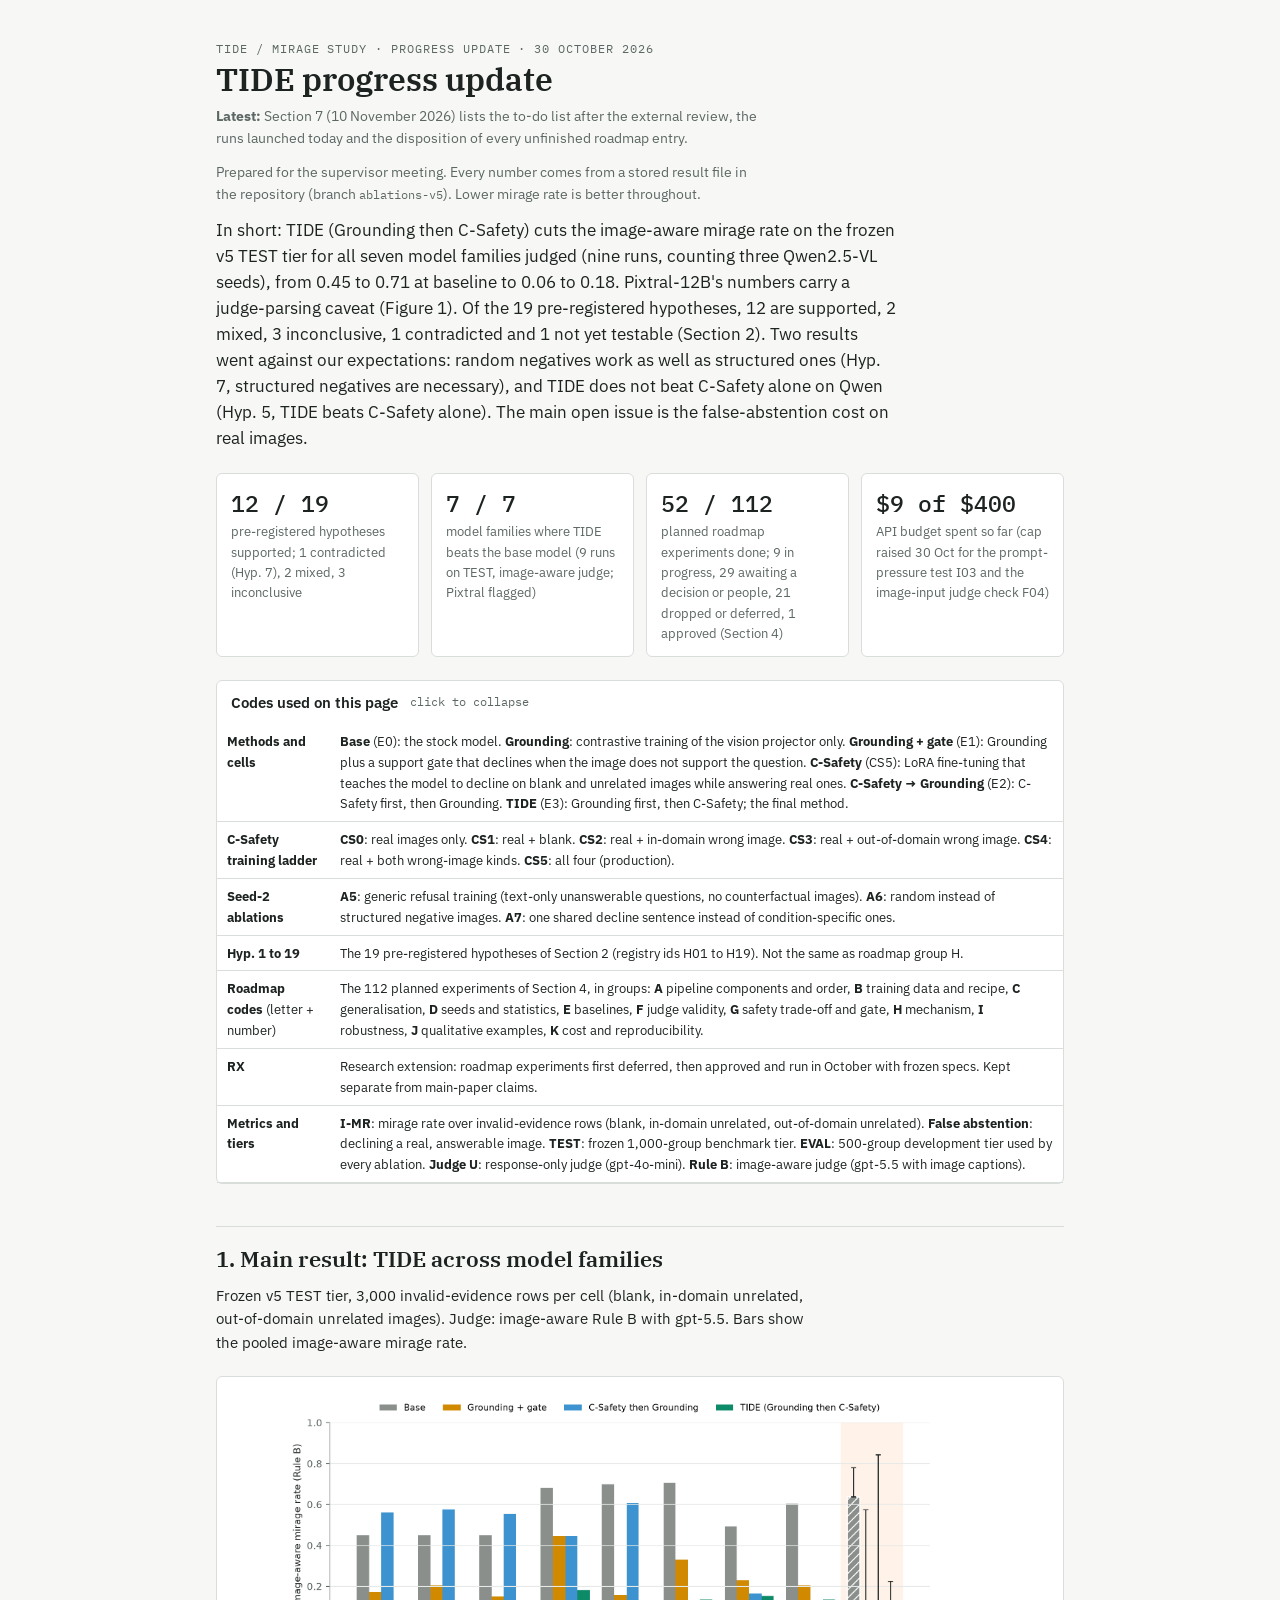
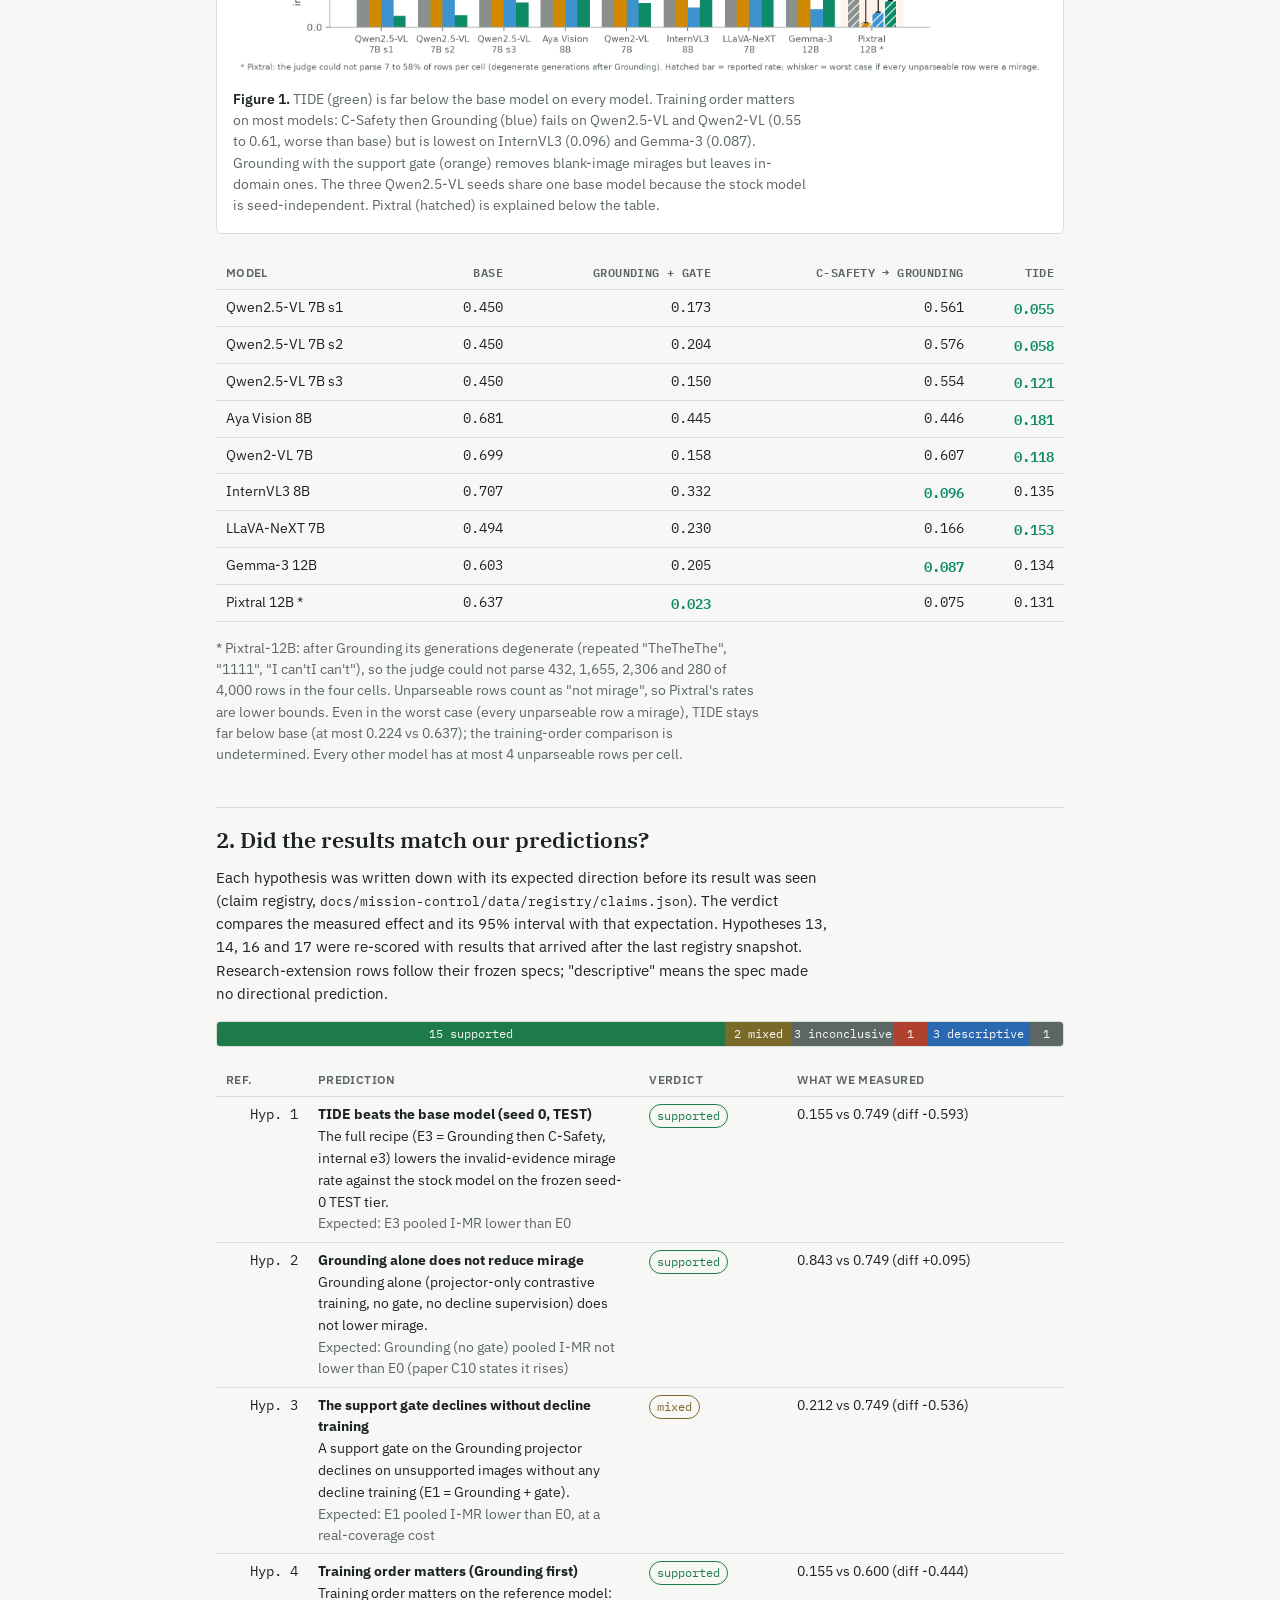
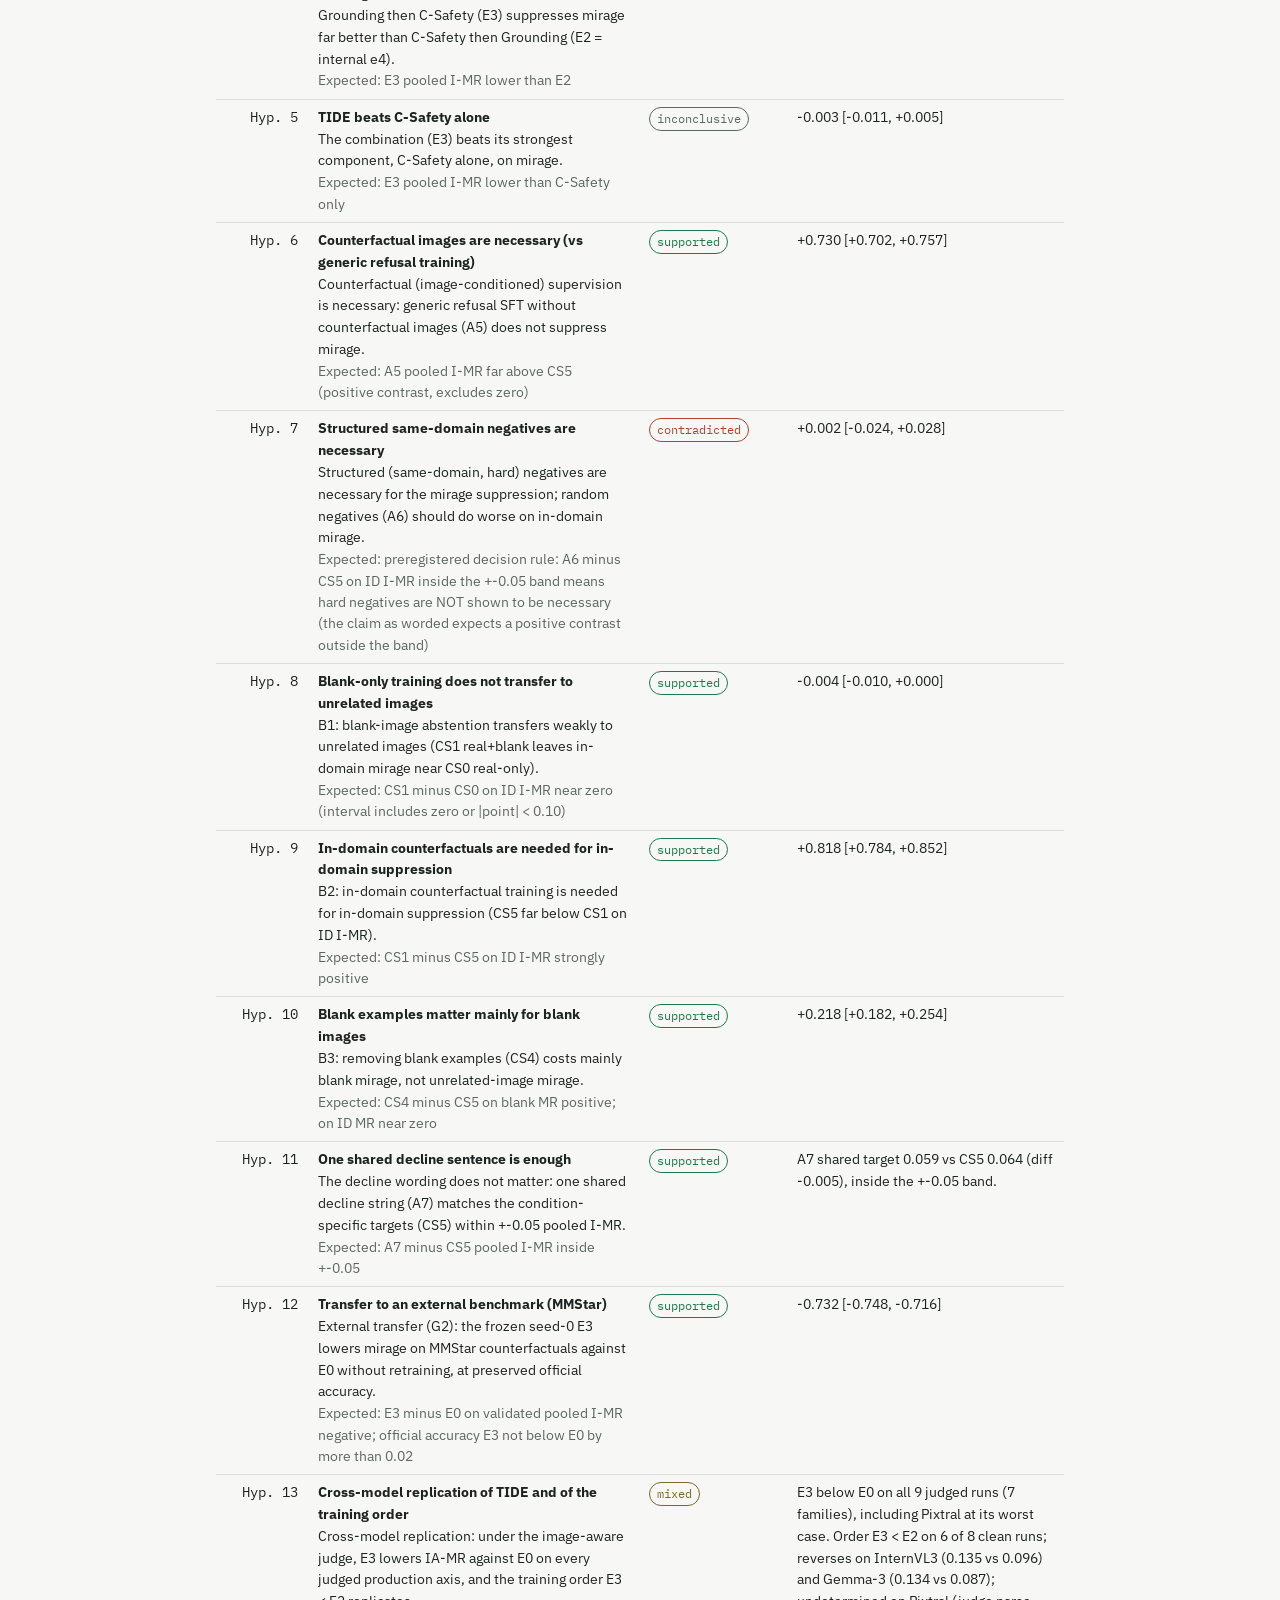
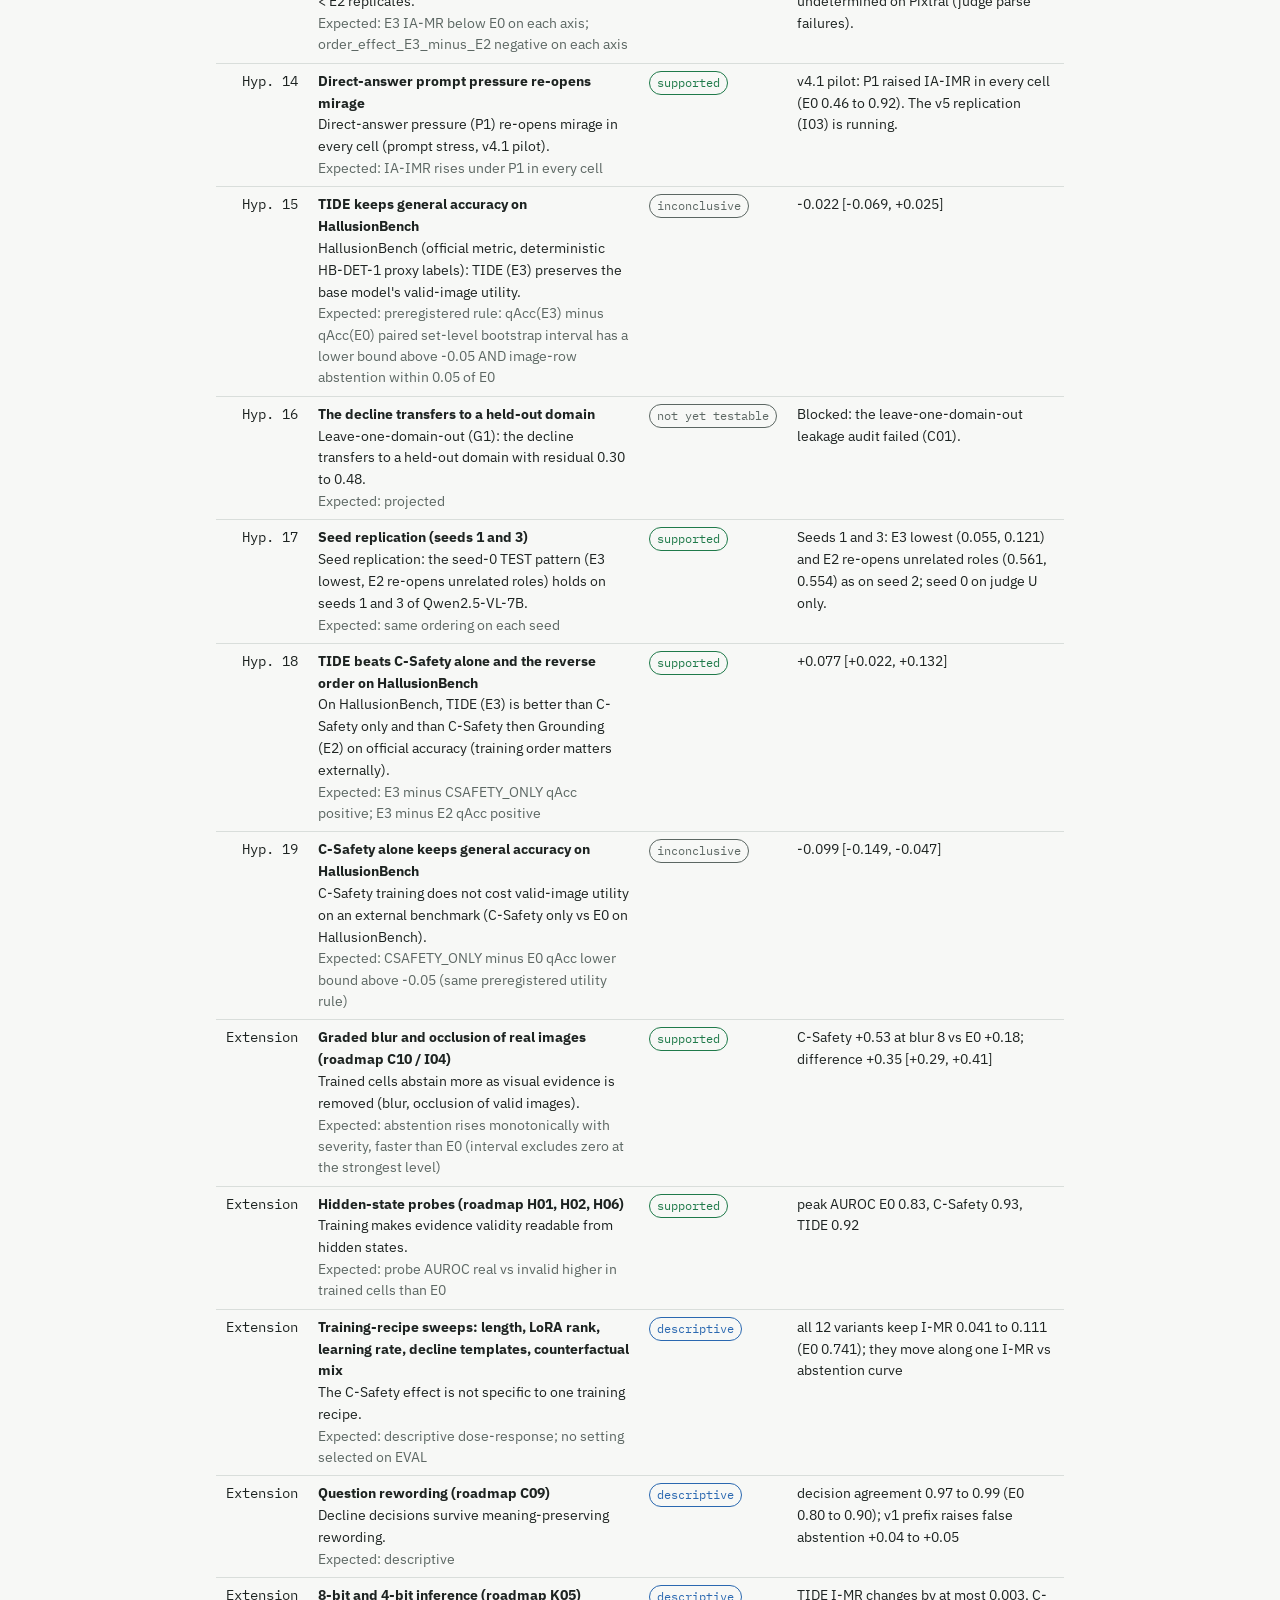
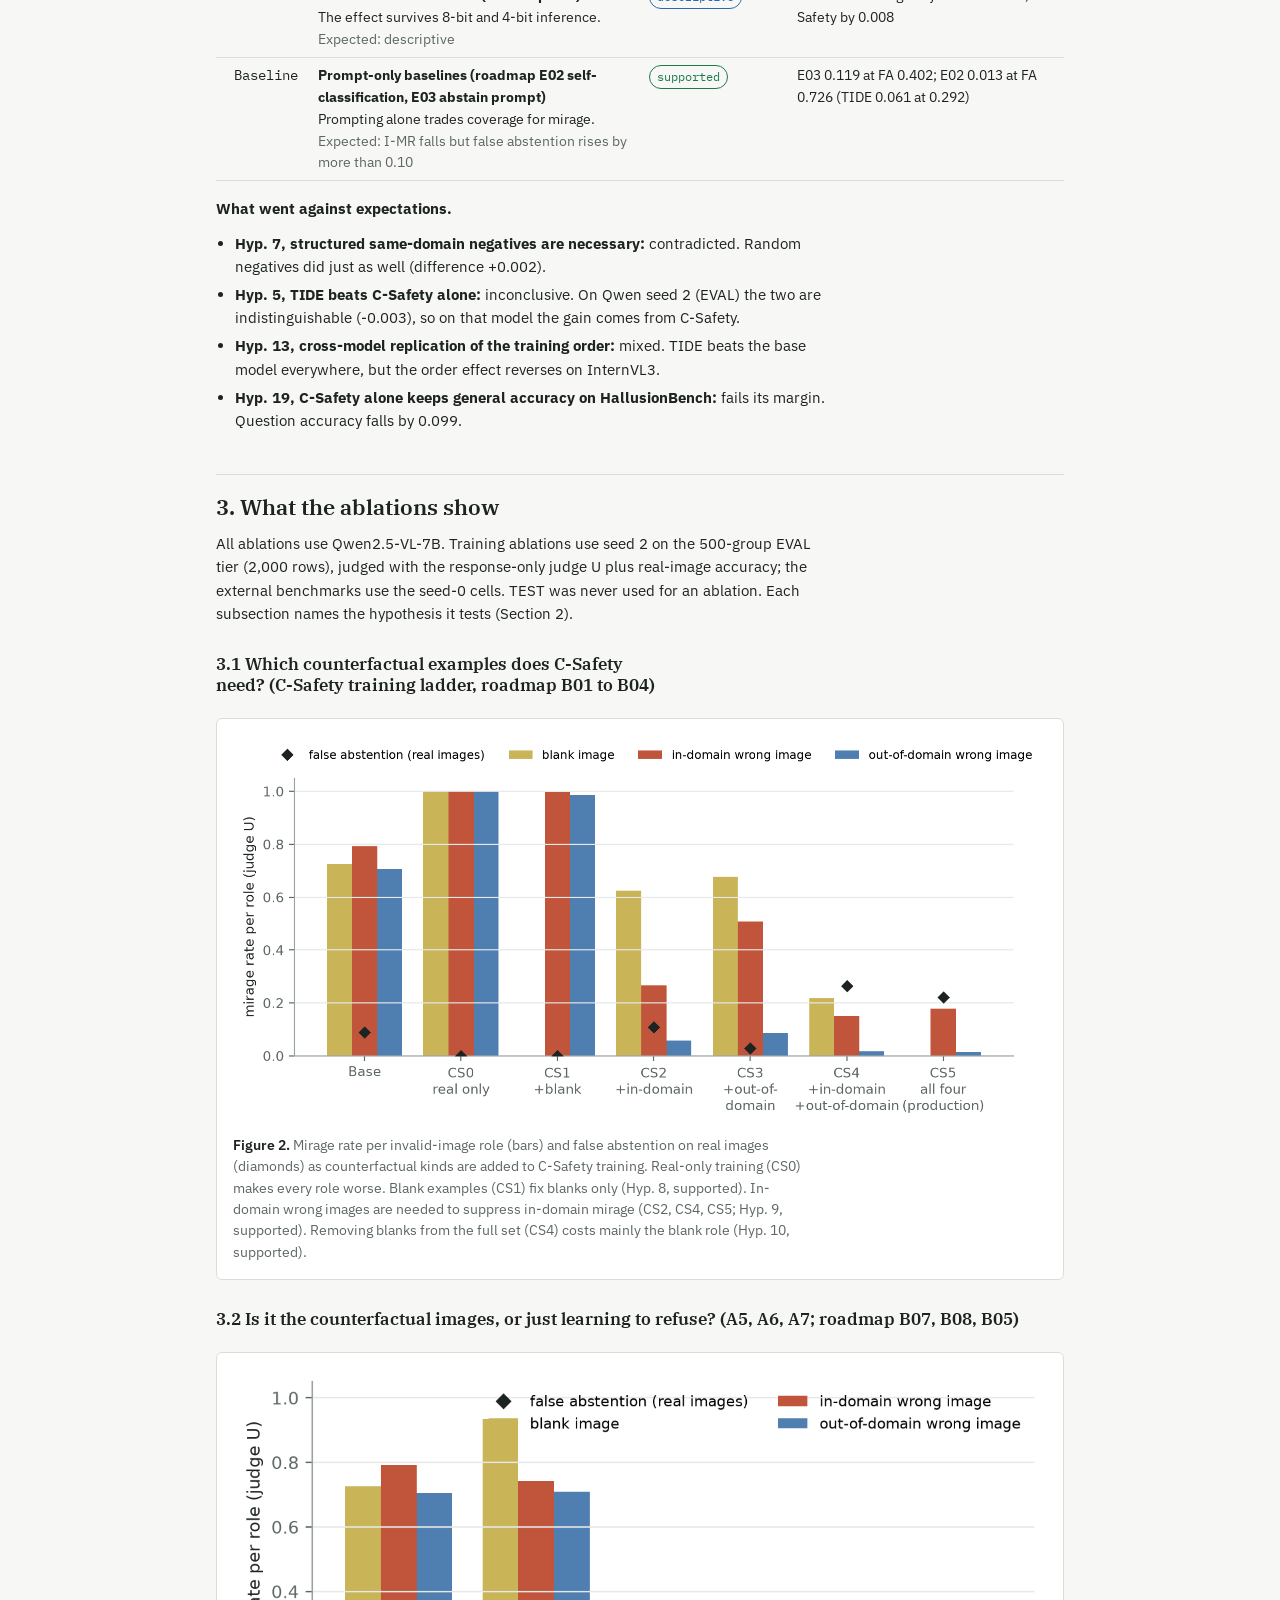
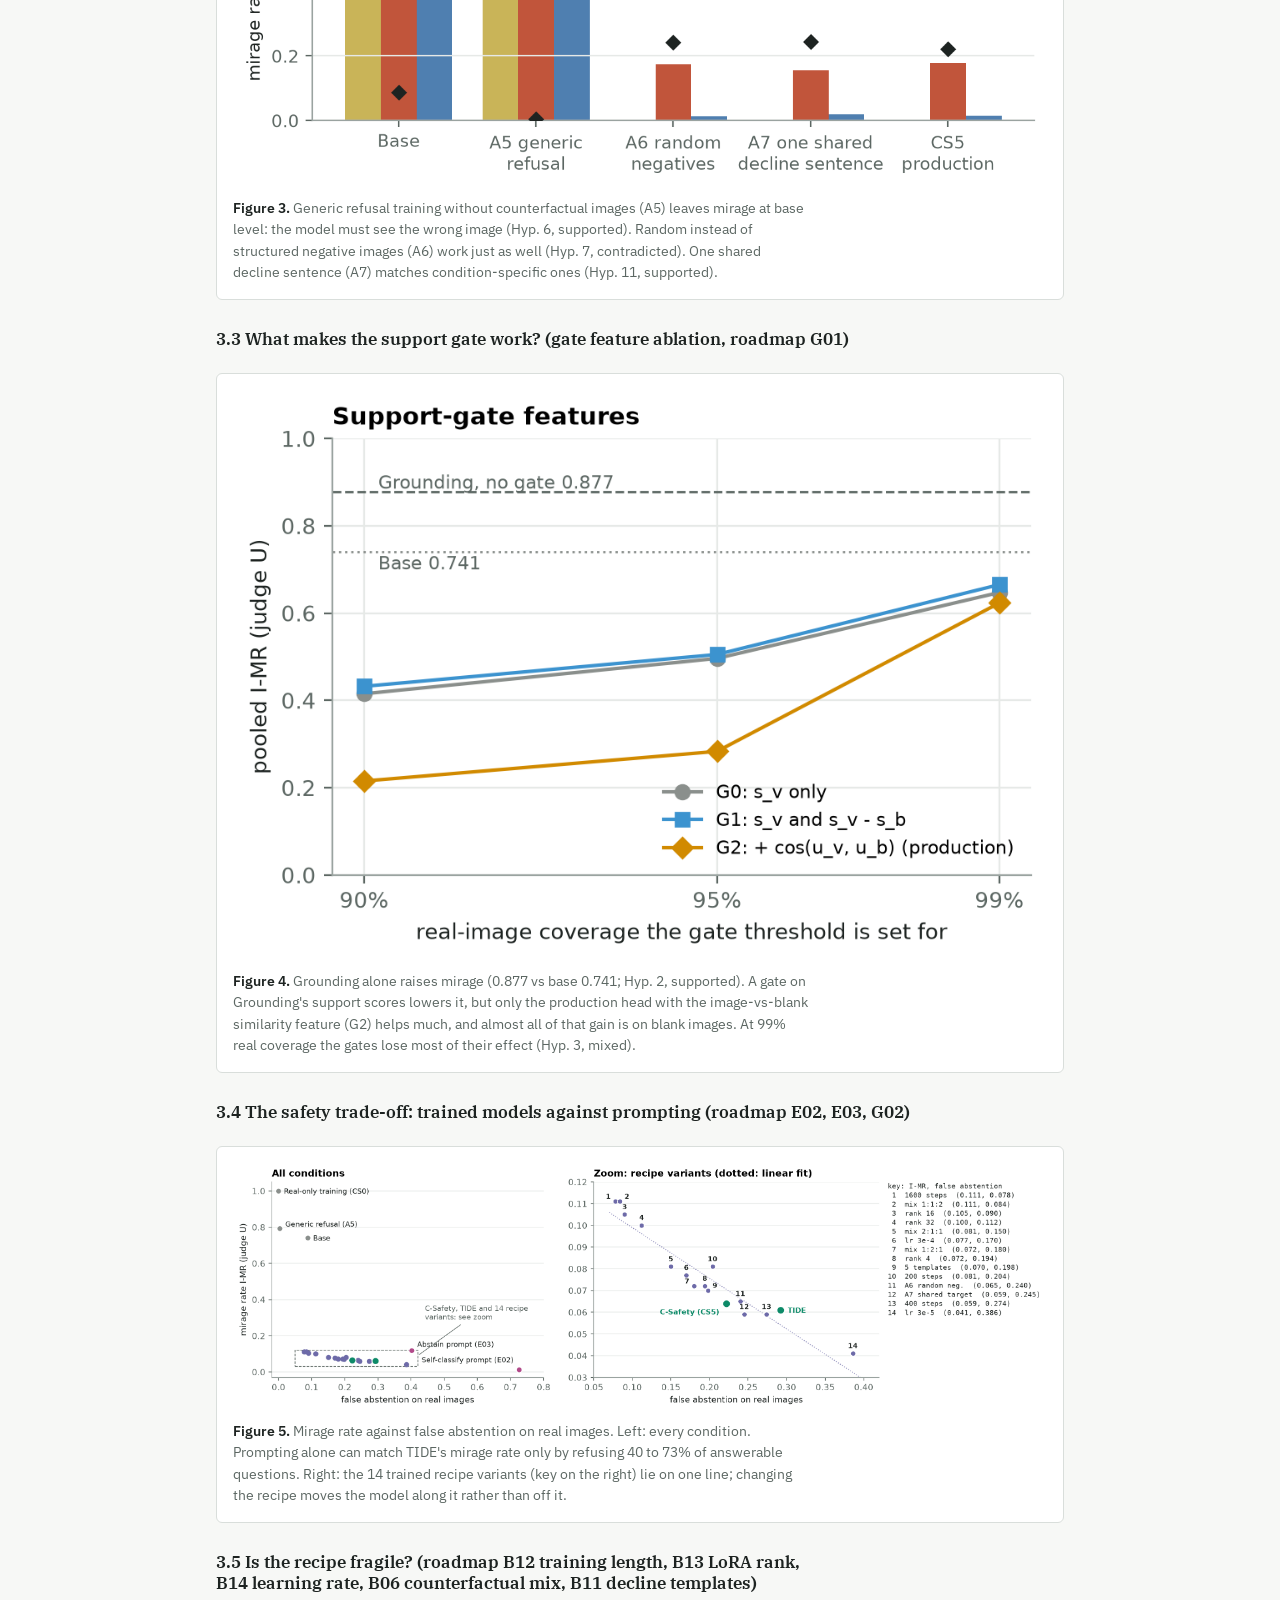
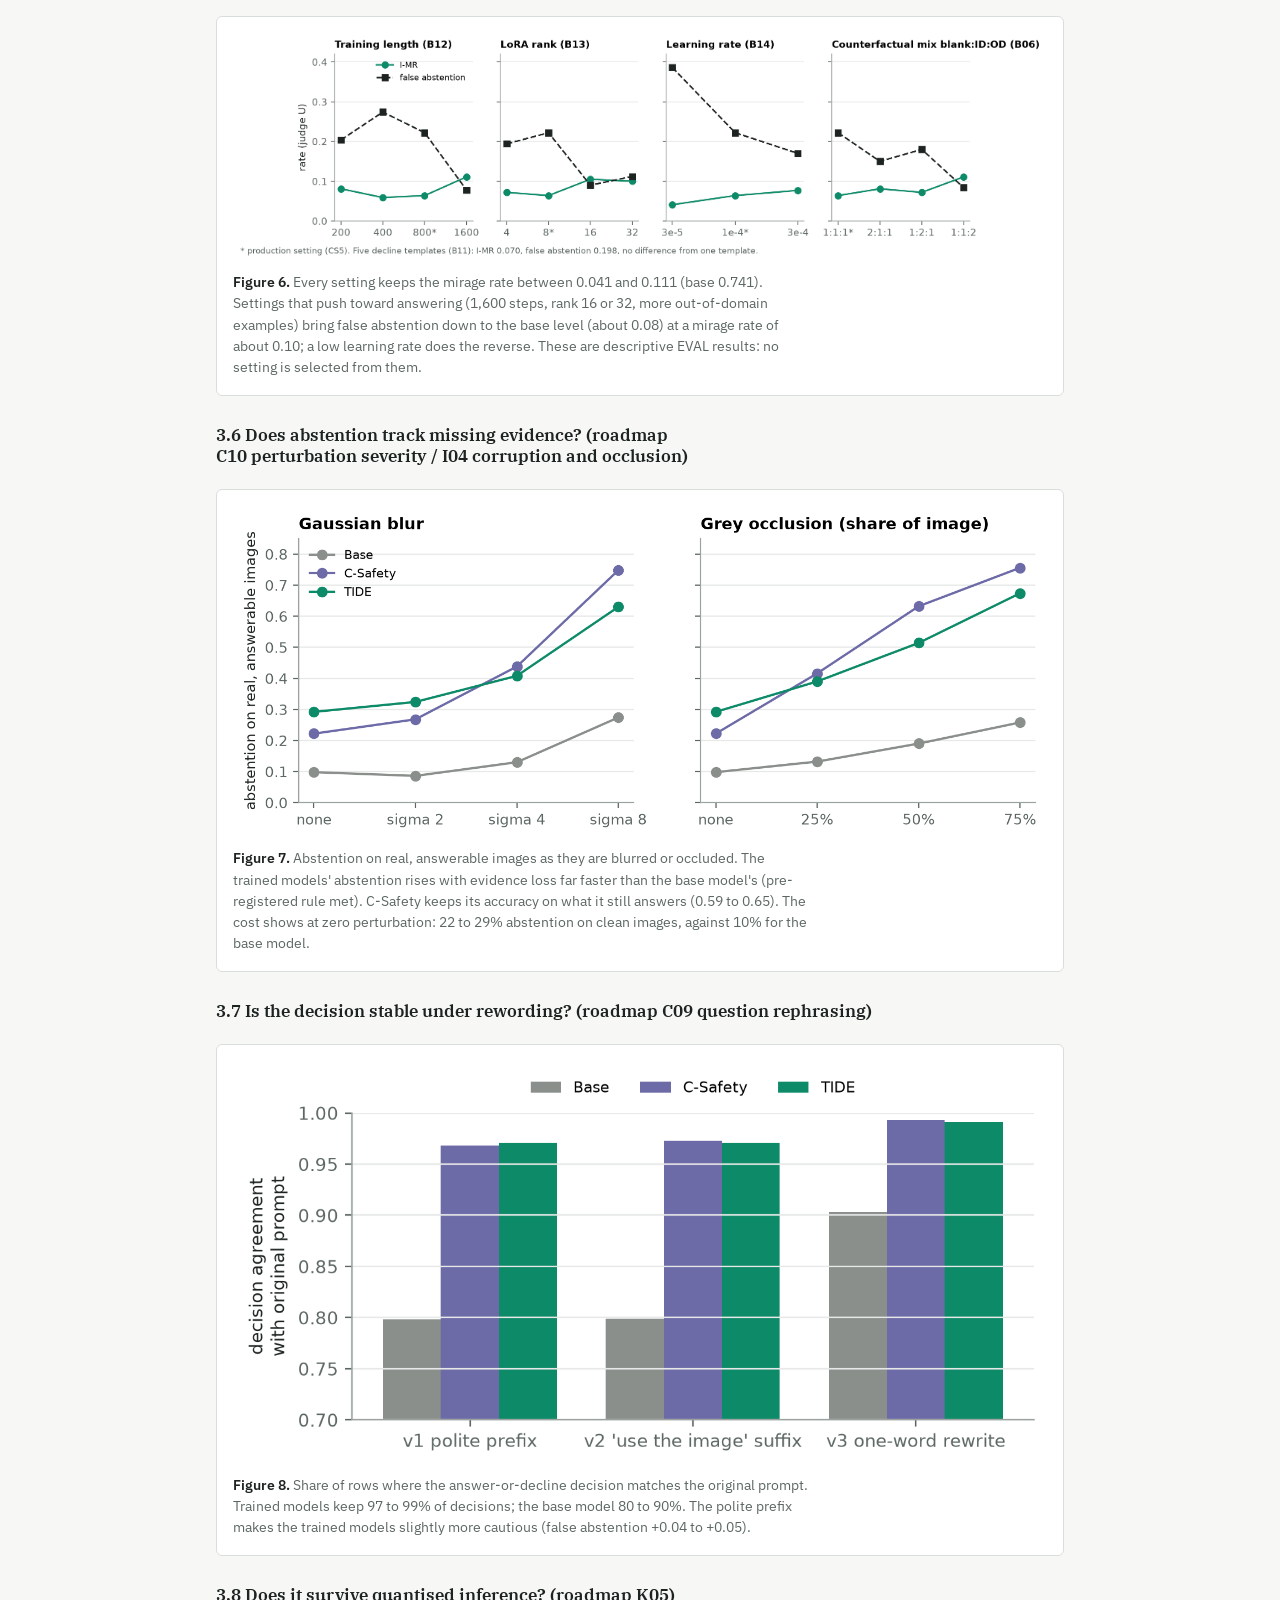
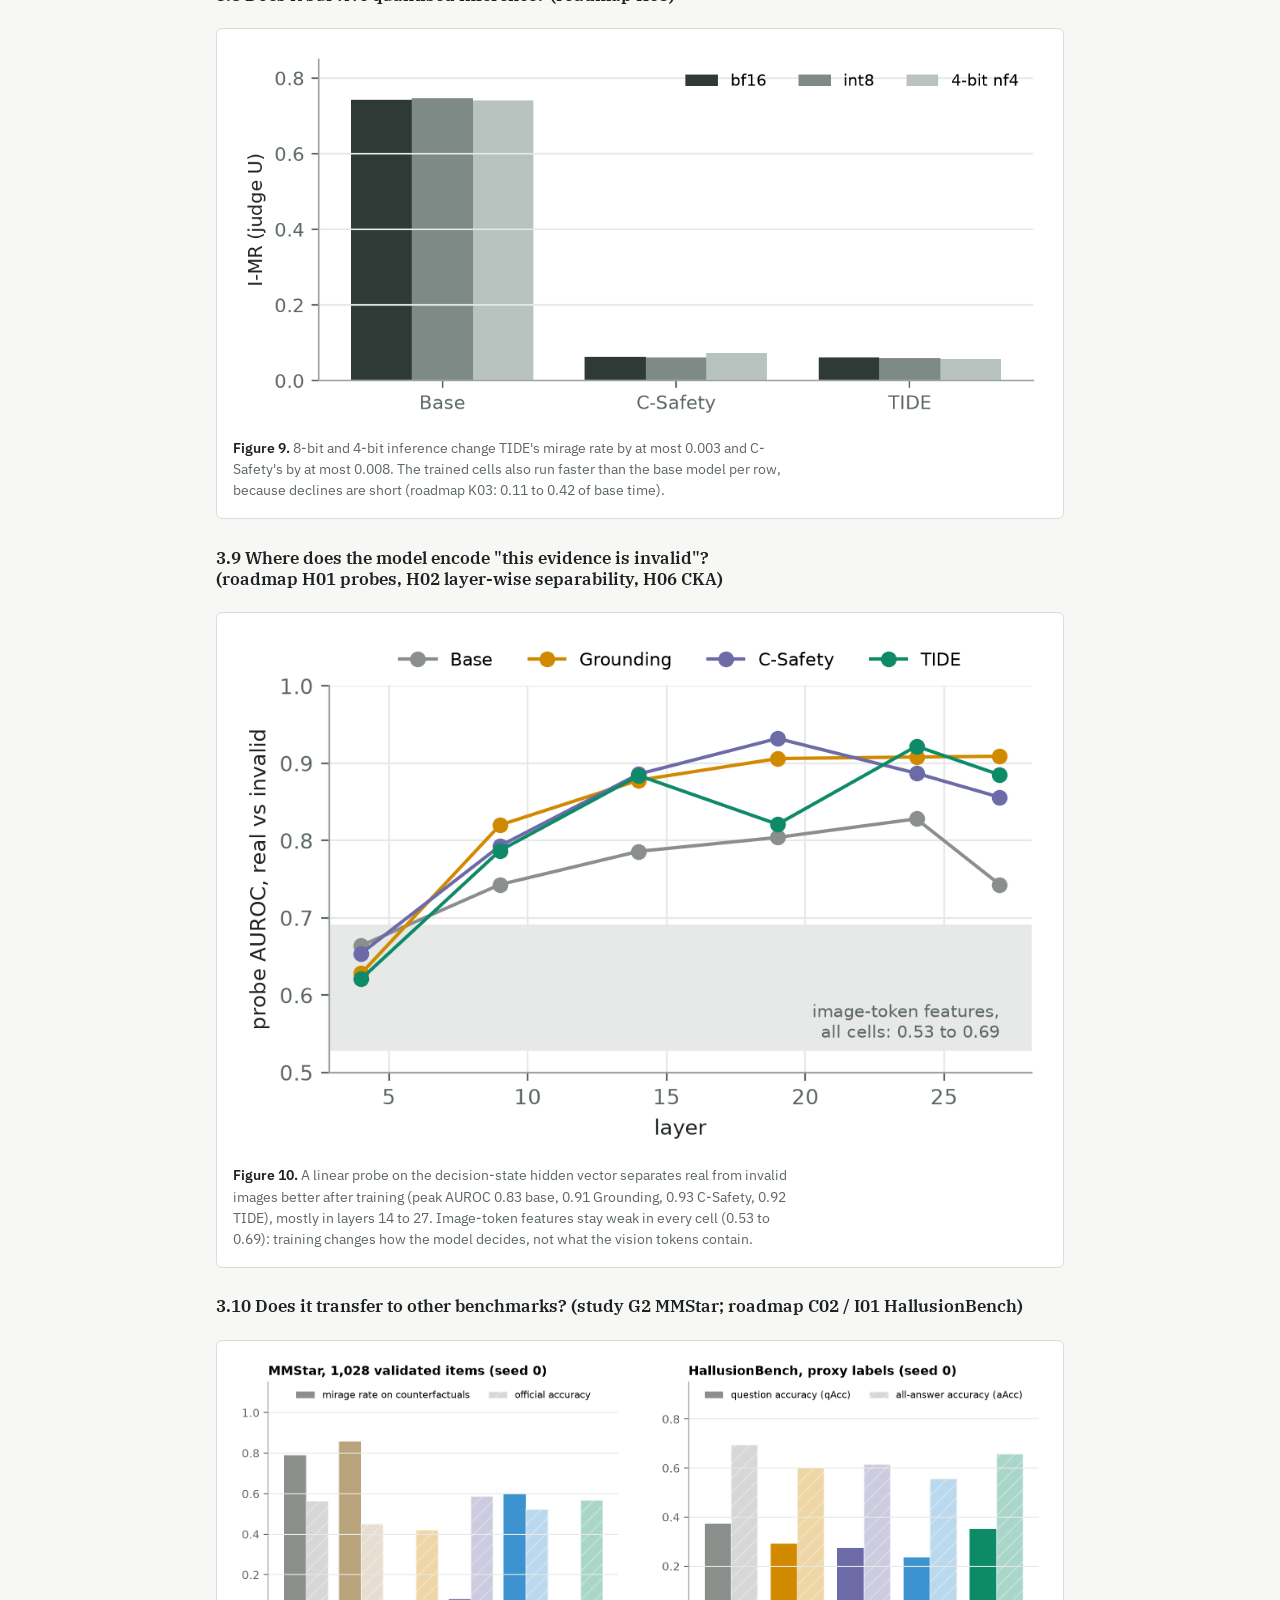
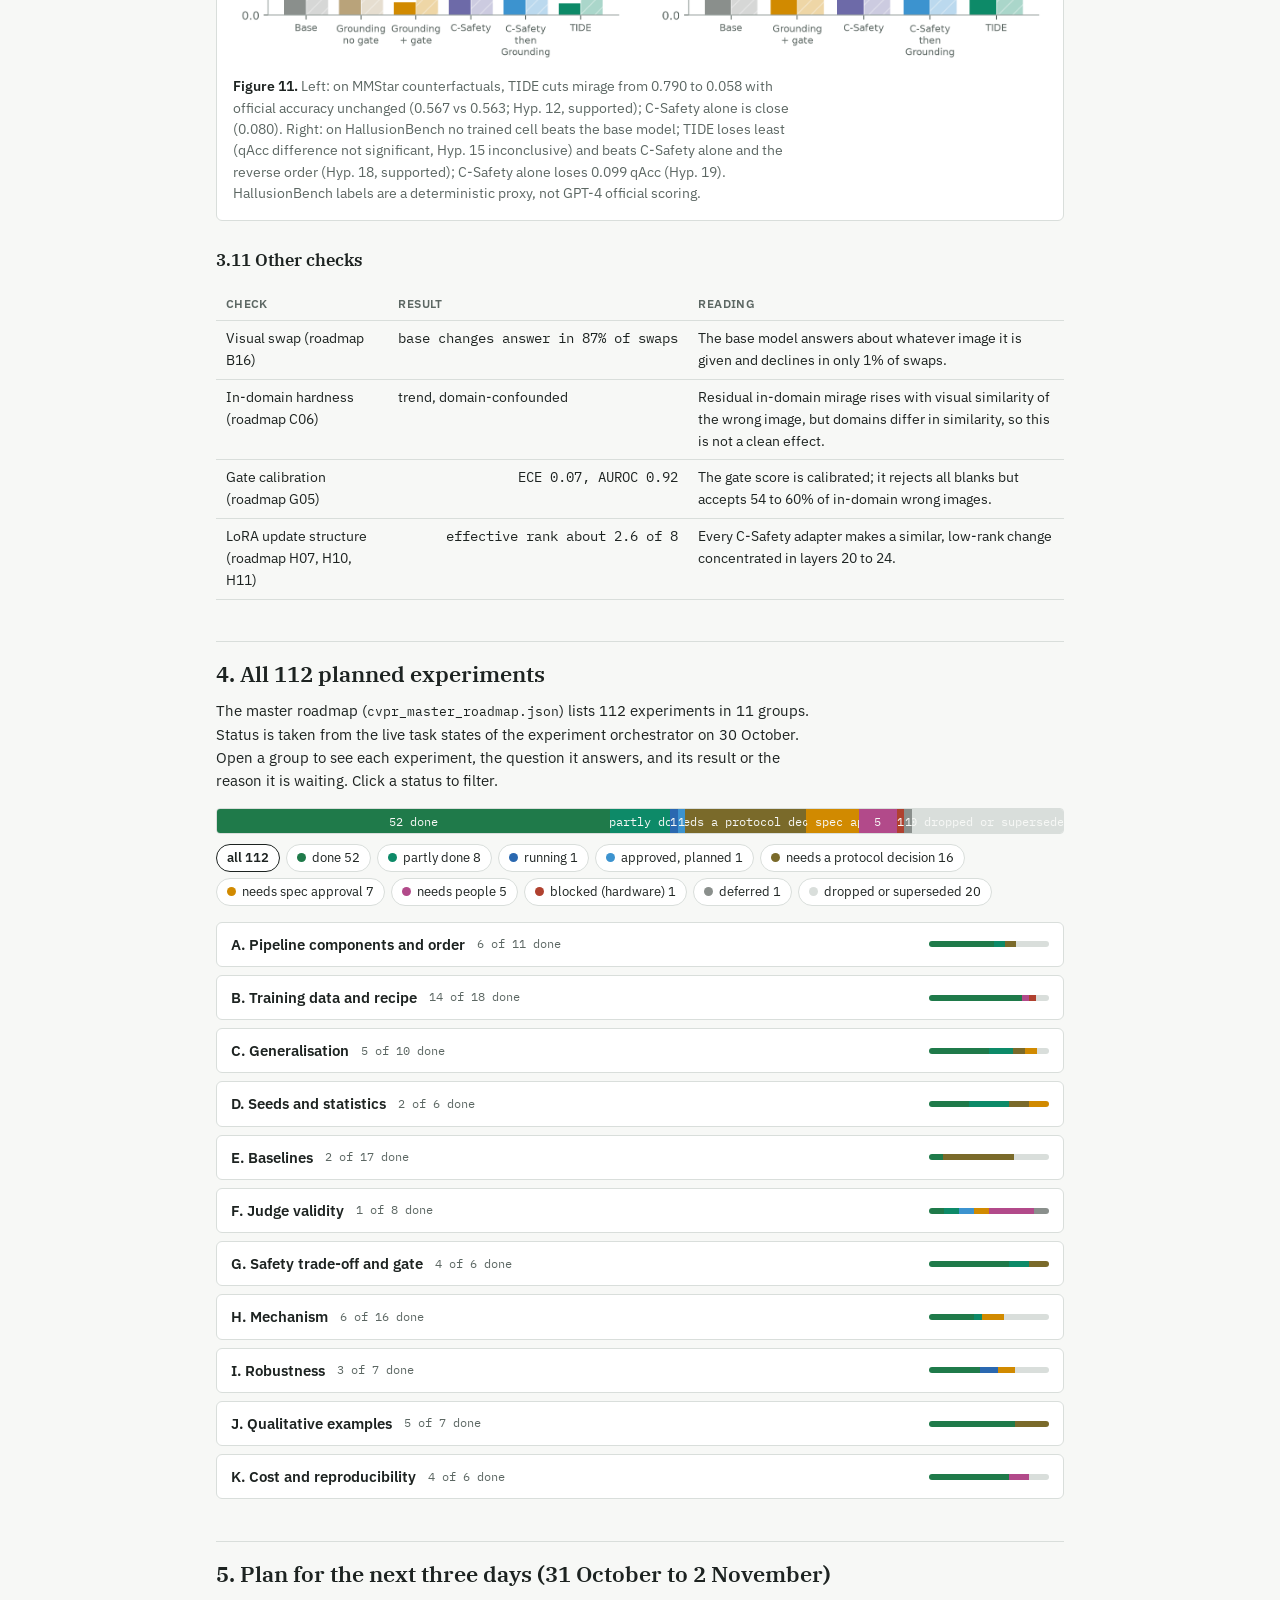
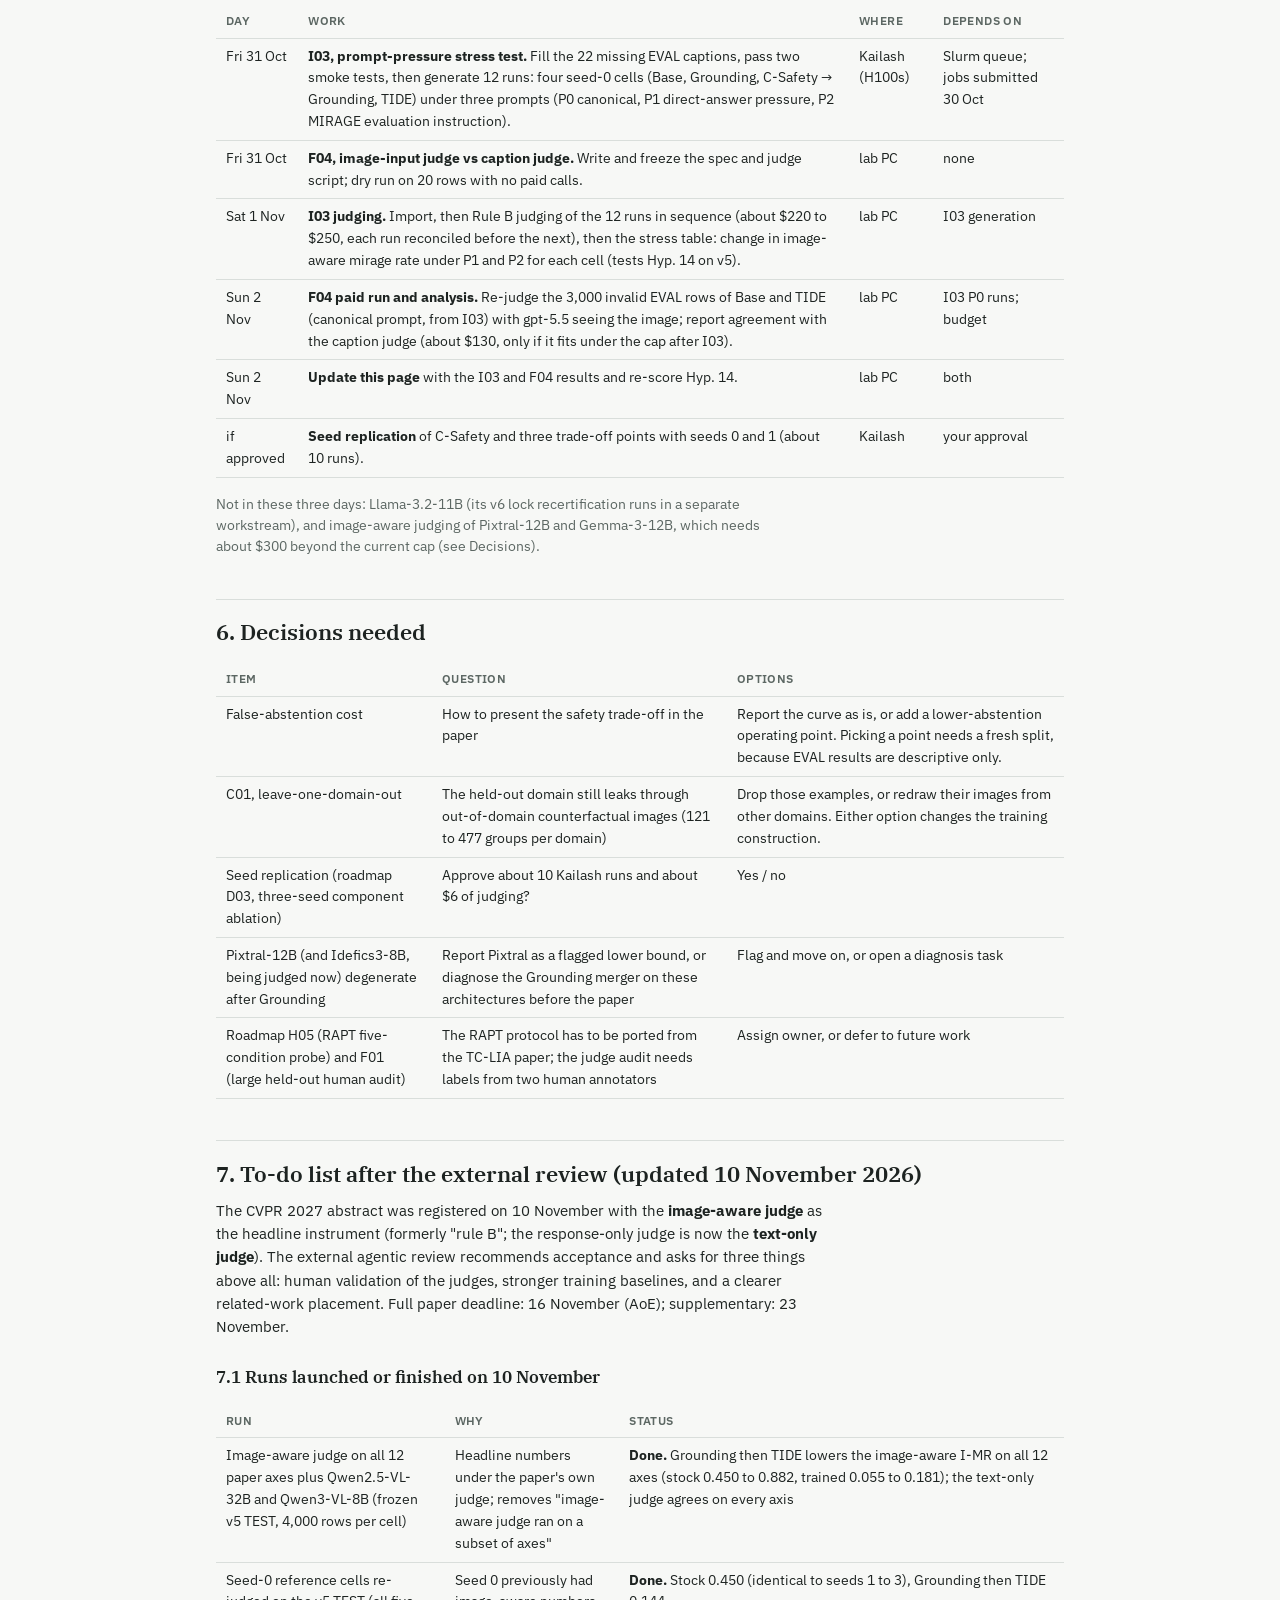
<file: static/tide-update/index.html>
<!doctype html>
<html lang="en">
<head>
<meta charset="utf-8">
<meta name="viewport" content="width=device-width, initial-scale=1">
<meta name="robots" content="noindex, nofollow">
<title>TIDE Progress Update</title>
<link rel="stylesheet" href="https://fonts.googleapis.com/css2?family=IBM+Plex+Sans:wght@400;500;600&family=IBM+Plex+Serif:wght@500;600&family=IBM+Plex+Mono:wght@400;500&display=swap">
<style>
*{box-sizing:border-box} body{margin:0} img{max-width:100%}

/* Layout: one reading column (report), figures full column width, status board as a compact table. */
:root{
  --bg:#f7f8f6; --surface:#ffffff; --fg:#1d2321; --muted:#5c6763; --rule:#d9dedb; --accent:#0d7a5f;
  --c-base:#8a8f8c; --c-gr:#d18a00; --c-csg:#3c93cf; --c-tide:#0d8a68; --c-prompt:#b24a8a; --c-var:#6d6aa8;
  --ok:#1f7a4a; --run:#2a68b0; --plan:#7a6a2a; --block:#b0412f;
  --serif:"IBM Plex Serif",Georgia,serif; --sans:"IBM Plex Sans",system-ui,-apple-system,"Segoe UI",sans-serif; --mono:"IBM Plex Mono",ui-monospace,Menlo,monospace;
}
@media (prefers-color-scheme:dark){:root:not([data-theme="light"]){
  --bg:#141917; --surface:#1b2220; --fg:#e4e9e6; --muted:#9aa5a0; --rule:#2f3835; --accent:#4cc39d;
  --c-base:#9aa09d; --c-gr:#e8a52c; --c-csg:#64aee0; --c-tide:#3cc497; --c-prompt:#d278b0; --c-var:#9d9ae0;
  --ok:#55c48a; --run:#6ea3e6; --plan:#cdb866; --block:#ec7b67; color-scheme:dark}}
:root[data-theme="dark"]{
  --bg:#141917; --surface:#1b2220; --fg:#e4e9e6; --muted:#9aa5a0; --rule:#2f3835; --accent:#4cc39d;
  --c-base:#9aa09d; --c-gr:#e8a52c; --c-csg:#64aee0; --c-tide:#3cc497; --c-prompt:#d278b0; --c-var:#9d9ae0;
  --ok:#55c48a; --run:#6ea3e6; --plan:#cdb866; --block:#ec7b67; color-scheme:dark}
body{background:var(--bg);color:var(--fg);font-family:var(--sans);font-size:15px;line-height:1.55}
.wrap{max-width:880px;margin:0 auto;padding-block:40px 64px;padding-left:max(16px,env(safe-area-inset-left,0px));padding-right:max(16px,env(safe-area-inset-right,0px))}
h1,h2,h3{font-family:var(--serif);text-wrap:balance;line-height:1.25;margin:0}
h1{font-size:2rem;font-weight:600}
h2{font-size:1.35rem;font-weight:600;margin-top:2.6rem;padding-top:1.2rem;border-top:1px solid var(--rule)}
h3{font-size:1.05rem;font-weight:600;margin-top:1.8rem}
p{margin:.7rem 0;max-width:68ch}
.eyebrow{font-family:var(--mono);font-size:.75rem;letter-spacing:.08em;text-transform:uppercase;color:var(--muted)}
.meta{color:var(--muted);font-size:.9rem;margin-top:.4rem}
.lead{font-size:1.05rem}
ul.tight{margin:.6rem 0;padding-left:1.2rem;max-width:68ch}
ul.tight li{margin:.3rem 0}
figure{margin:1.4rem 0;background:var(--surface);border:1px solid var(--rule);border-radius:6px;padding:16px}
figcaption{font-size:.86rem;color:var(--muted);margin-top:.6rem;max-width:72ch}
figcaption b{color:var(--fg);font-weight:600}
.chart{width:100%;overflow-x:auto}
img.fig{display:block;width:100%;height:auto;border-radius:4px;background:#fff}
.chart svg{display:block;max-width:100%;height:auto}
.legend{display:flex;flex-wrap:wrap;gap:6px 16px;font-size:.82rem;margin-bottom:8px;color:var(--muted)}
.legend span{display:inline-flex;align-items:center;gap:6px}
.legend i{width:11px;height:11px;border-radius:2px;display:inline-block}
.tbl{overflow-x:auto;margin:1rem 0}
table{border-collapse:collapse;width:100%;font-size:.88rem}
th,td{text-align:left;padding:7px 10px;border-bottom:1px solid var(--rule);vertical-align:top}
th{font-weight:600;color:var(--muted);font-size:.78rem;letter-spacing:.03em;text-transform:uppercase}
td.n,th.n{text-align:right;font-family:var(--mono);font-variant-numeric:tabular-nums;white-space:nowrap}
.pill{display:inline-block;font-family:var(--mono);font-size:.72rem;padding:2px 7px;border-radius:999px;border:1px solid currentColor;white-space:nowrap}
.ok{color:var(--ok)} .run{color:var(--run)} .plan{color:var(--plan)} .block{color:var(--block)}
.kpis{display:grid;grid-template-columns:repeat(auto-fit,minmax(170px,1fr));gap:12px;margin:1.4rem 0}
.kpi{background:var(--surface);border:1px solid var(--rule);border-radius:6px;padding:12px 14px;min-width:0}
.kpi .v{font-family:var(--mono);font-size:1.45rem;font-weight:500}
.kpi .l{font-size:.82rem;color:var(--muted)}
.note{font-size:.86rem;color:var(--muted)}
.vbar{display:flex;height:26px;border-radius:4px;overflow:hidden;margin:1rem 0 .4rem;border:1px solid var(--rule)}
.vbar span{display:flex;align-items:center;justify-content:center;font-family:var(--mono);font-size:.72rem;color:var(--bg);min-width:0;white-space:nowrap;overflow:hidden}
.chips{display:flex;flex-wrap:wrap;gap:6px;margin:.6rem 0 1rem}
.chips button{font:inherit;font-size:.8rem;background:var(--surface);color:var(--fg);border:1px solid var(--rule);border-radius:999px;padding:3px 10px;cursor:pointer;display:inline-flex;gap:6px;align-items:center}
.chips button[aria-pressed="true"]{border-color:var(--fg);font-weight:600}
.chips button:focus-visible,summary:focus-visible{outline:2px solid var(--accent);outline-offset:2px}
.chips i{width:9px;height:9px;border-radius:50%;display:inline-block}
details.grp{border:1px solid var(--rule);border-radius:6px;background:var(--surface);margin:8px 0}
details.grp summary{cursor:pointer;padding:10px 14px;display:flex;flex-wrap:wrap;gap:6px 12px;align-items:center;font-weight:600}
details.grp summary .cnt{font-family:var(--mono);font-size:.75rem;color:var(--muted);font-weight:400}
details.grp .mini{display:flex;height:6px;width:120px;border-radius:3px;overflow:hidden;margin-left:auto}
details.grp table{font-size:.84rem} details.grp td.q{color:var(--muted);font-size:.8rem}
.v-SUPPORTS{color:var(--ok)} .v-MIXED{color:var(--plan)} .v-INCONCLUSIVE{color:var(--muted)} .v-CONTRADICTS{color:var(--block)} .v-DESCRIPTIVE{color:var(--run)} .v-NOT_EVALUATED{color:var(--muted)}
.two{display:grid;grid-template-columns:1fr 1fr;gap:14px}
@media (max-width:640px){.two{grid-template-columns:1fr} h1{font-size:1.6rem}}
code{font-family:var(--mono);font-size:.85em}

</style>
</head>
<body>
<div class="wrap">
<div class="eyebrow">TIDE / MIRAGE study · progress update · 30 October 2026</div>
<h1>TIDE progress update</h1>
<p class="meta"><b>Latest:</b> Section 7 (10 November 2026) lists the to-do list after the external review, the runs launched today and the disposition of every unfinished roadmap entry.</p>
<p class="meta">Prepared for the supervisor meeting. Every number comes from a stored result file in the repository (branch <code>ablations-v5</code>). Lower mirage rate is better throughout.</p>

<p class="lead">In short: TIDE (Grounding then C-Safety) cuts the image-aware mirage rate on the frozen v5 TEST tier for all seven model families judged (nine runs, counting three Qwen2.5-VL seeds), from 0.45 to 0.71 at baseline to 0.06 to 0.18. Pixtral-12B's numbers carry a judge-parsing caveat (Figure 1). Of the 19 pre-registered hypotheses, 12 are supported, 2 mixed, 3 inconclusive, 1 contradicted and 1 not yet testable (Section 2). Two results went against our expectations: random negatives work as well as structured ones (Hyp. 7, structured negatives are necessary), and TIDE does not beat C-Safety alone on Qwen (Hyp. 5, TIDE beats C-Safety alone). The main open issue is the false-abstention cost on real images.</p>

<div class="kpis">
  <div class="kpi"><div class="v">12 / 19</div><div class="l">pre-registered hypotheses supported; 1 contradicted (Hyp. 7), 2 mixed, 3 inconclusive</div></div>
  <div class="kpi"><div class="v">7 / 7</div><div class="l">model families where TIDE beats the base model (9 runs on TEST, image-aware judge; Pixtral flagged)</div></div>
  <div class="kpi"><div class="v">52 / 112</div><div class="l">planned roadmap experiments done; 9 in progress, 29 awaiting a decision or people, 21 dropped or deferred, 1 approved (Section 4)</div></div>
  <div class="kpi"><div class="v">$9 of $400</div><div class="l">API budget spent so far (cap raised 30 Oct for the prompt-pressure test I03 and the image-input judge check F04)</div></div>
</div>

<details class="grp" id="glossary" open><summary>Codes used on this page <span class="cnt">click to collapse</span></summary>
<div class="tbl" style="margin:0"><table><tbody>
<tr><td><b>Methods and cells</b></td><td><b>Base</b> (E0): the stock model. <b>Grounding</b>: contrastive training of the vision projector only. <b>Grounding + gate</b> (E1): Grounding plus a support gate that declines when the image does not support the question. <b>C-Safety</b> (CS5): LoRA fine-tuning that teaches the model to decline on blank and unrelated images while answering real ones. <b>C-Safety → Grounding</b> (E2): C-Safety first, then Grounding. <b>TIDE</b> (E3): Grounding first, then C-Safety; the final method.</td></tr>
<tr><td><b>C-Safety training ladder</b></td><td><b>CS0</b>: real images only. <b>CS1</b>: real + blank. <b>CS2</b>: real + in-domain wrong image. <b>CS3</b>: real + out-of-domain wrong image. <b>CS4</b>: real + both wrong-image kinds. <b>CS5</b>: all four (production).</td></tr>
<tr><td><b>Seed-2 ablations</b></td><td><b>A5</b>: generic refusal training (text-only unanswerable questions, no counterfactual images). <b>A6</b>: random instead of structured negative images. <b>A7</b>: one shared decline sentence instead of condition-specific ones.</td></tr>
<tr><td><b>Hyp. 1 to 19</b></td><td>The 19 pre-registered hypotheses of Section 2 (registry ids H01 to H19). Not the same as roadmap group H.</td></tr>
<tr><td><b>Roadmap codes</b> (letter + number)</td><td>The 112 planned experiments of Section 4, in groups: <b>A</b> pipeline components and order, <b>B</b> training data and recipe, <b>C</b> generalisation, <b>D</b> seeds and statistics, <b>E</b> baselines, <b>F</b> judge validity, <b>G</b> safety trade-off and gate, <b>H</b> mechanism, <b>I</b> robustness, <b>J</b> qualitative examples, <b>K</b> cost and reproducibility.</td></tr>
<tr><td><b>RX</b></td><td>Research extension: roadmap experiments first deferred, then approved and run in October with frozen specs. Kept separate from main-paper claims.</td></tr>
<tr><td><b>Metrics and tiers</b></td><td><b>I-MR</b>: mirage rate over invalid-evidence rows (blank, in-domain unrelated, out-of-domain unrelated). <b>False abstention</b>: declining a real, answerable image. <b>TEST</b>: frozen 1,000-group benchmark tier. <b>EVAL</b>: 500-group development tier used by every ablation. <b>Judge U</b>: response-only judge (gpt-4o-mini). <b>Rule B</b>: image-aware judge (gpt-5.5 with image captions).</td></tr>
</tbody></table></div></details>

<h2>1. Main result: TIDE across model families</h2>
<p>Frozen v5 TEST tier, 3,000 invalid-evidence rows per cell (blank, in-domain unrelated, out-of-domain unrelated images). Judge: image-aware Rule B with gpt-5.5. Bars show the pooled image-aware mirage rate.</p>
<figure>
  <img src="figs/f1_multimodel.png" alt="Image-aware mirage rate by model and cell" loading="lazy" class="fig">
  <figcaption><b>Figure 1.</b> TIDE (green) is far below the base model on every model. Training order matters on most models: C-Safety then Grounding (blue) fails on Qwen2.5-VL and Qwen2-VL (0.55 to 0.61, worse than base) but is lowest on InternVL3 (0.096) and Gemma-3 (0.087). Grounding with the support gate (orange) removes blank-image mirages but leaves in-domain ones. The three Qwen2.5-VL seeds share one base model because the stock model is seed-independent. Pixtral (hatched) is explained below the table.</figcaption>
</figure>
<div class="tbl"><table>
<thead><tr><th>Model</th><th class="n">Base</th><th class="n">Grounding + gate</th><th class="n">C-Safety → Grounding</th><th class="n">TIDE</th></tr></thead>
<tbody id="t1"></tbody></table></div>

<p class="note">* Pixtral-12B: after Grounding its generations degenerate (repeated "TheTheThe", "1111", "I can'tI can't"), so the judge could not parse 432, 1,655, 2,306 and 280 of 4,000 rows in the four cells. Unparseable rows count as "not mirage", so Pixtral's rates are lower bounds. Even in the worst case (every unparseable row a mirage), TIDE stays far below base (at most 0.224 vs 0.637); the training-order comparison is undetermined. Every other model has at most 4 unparseable rows per cell.</p>

<h2>2. Did the results match our predictions?</h2>
<p>Each hypothesis was written down with its expected direction before its result was seen (claim registry, <code>docs/mission-control/data/registry/claims.json</code>). The verdict compares the measured effect and its 95% interval with that expectation. Hypotheses 13, 14, 16 and 17 were re-scored with results that arrived after the last registry snapshot. Research-extension rows follow their frozen specs; "descriptive" means the spec made no directional prediction.</p>
<div id="vbar" class="vbar" aria-label="verdict counts"></div>
<div class="tbl"><table>
<thead><tr><th>Ref.</th><th>Prediction</th><th>Verdict</th><th>What we measured</th></tr></thead>
<tbody id="tclaims"></tbody></table></div>
<p><b>What went against expectations.</b></p>
<ul class="tight">
<li><b>Hyp. 7, structured same-domain negatives are necessary:</b> contradicted. Random negatives did just as well (difference +0.002).</li>
<li><b>Hyp. 5, TIDE beats C-Safety alone:</b> inconclusive. On Qwen seed 2 (EVAL) the two are indistinguishable (-0.003), so on that model the gain comes from C-Safety.</li>
<li><b>Hyp. 13, cross-model replication of the training order:</b> mixed. TIDE beats the base model everywhere, but the order effect reverses on InternVL3.</li>
<li><b>Hyp. 19, C-Safety alone keeps general accuracy on HallusionBench:</b> fails its margin. Question accuracy falls by 0.099.</li>
</ul>

<h2>3. What the ablations show</h2>
<p>All ablations use Qwen2.5-VL-7B. Training ablations use seed 2 on the 500-group EVAL tier (2,000 rows), judged with the response-only judge U plus real-image accuracy; the external benchmarks use the seed-0 cells. TEST was never used for an ablation. Each subsection names the hypothesis it tests (Section 2).</p>

<h3>3.1 Which counterfactual examples does C-Safety need? (C-Safety training ladder, roadmap B01 to B04)</h3>
<figure><img src="figs/f3_ladder.png" alt="Mirage rate per image role for the C-Safety training ladder" loading="lazy" class="fig">
<figcaption><b>Figure 2.</b> Mirage rate per invalid-image role (bars) and false abstention on real images (diamonds) as counterfactual kinds are added to C-Safety training. Real-only training (CS0) makes every role worse. Blank examples (CS1) fix blanks only (Hyp. 8, supported). In-domain wrong images are needed to suppress in-domain mirage (CS2, CS4, CS5; Hyp. 9, supported). Removing blanks from the full set (CS4) costs mainly the blank role (Hyp. 10, supported).</figcaption></figure>

<h3>3.2 Is it the counterfactual images, or just learning to refuse? (A5, A6, A7; roadmap B07, B08, B05)</h3>
<figure><img src="figs/f5_controls.png" alt="Mirage rate per role for generic refusal, random negatives and shared decline target" loading="lazy" class="fig">
<figcaption><b>Figure 3.</b> Generic refusal training without counterfactual images (A5) leaves mirage at base level: the model must see the wrong image (Hyp. 6, supported). Random instead of structured negative images (A6) work just as well (Hyp. 7, contradicted). One shared decline sentence (A7) matches condition-specific ones (Hyp. 11, supported).</figcaption></figure>

<h3>3.3 What makes the support gate work? (gate feature ablation, roadmap G01)</h3>
<figure><img src="figs/f4_gate.png" alt="Pooled mirage rate against gate coverage for three gate feature sets" loading="lazy" class="fig">
<figcaption><b>Figure 4.</b> Grounding alone raises mirage (0.877 vs base 0.741; Hyp. 2, supported). A gate on Grounding's support scores lowers it, but only the production head with the image-vs-blank similarity feature (G2) helps much, and almost all of that gain is on blank images. At 99% real coverage the gates lose most of their effect (Hyp. 3, mixed).</figcaption></figure>

<h3>3.4 The safety trade-off: trained models against prompting (roadmap E02, E03, G02)</h3>
<figure><img src="figs/f2_tradeoff.png" alt="Mirage rate against false abstention for all conditions and recipe variants" loading="lazy" class="fig">
<figcaption><b>Figure 5.</b> Mirage rate against false abstention on real images. Left: every condition. Prompting alone can match TIDE's mirage rate only by refusing 40 to 73% of answerable questions. Right: the 14 trained recipe variants (key on the right) lie on one line; changing the recipe moves the model along it rather than off it.</figcaption></figure>

<h3>3.5 Is the recipe fragile? (roadmap B12 training length, B13 LoRA rank, B14 learning rate, B06 counterfactual mix, B11 decline templates)</h3>
<figure><img src="figs/f6_recipe.png" alt="Mirage rate and false abstention across recipe settings" loading="lazy" class="fig">
<figcaption><b>Figure 6.</b> Every setting keeps the mirage rate between 0.041 and 0.111 (base 0.741). Settings that push toward answering (1,600 steps, rank 16 or 32, more out-of-domain examples) bring false abstention down to the base level (about 0.08) at a mirage rate of about 0.10; a low learning rate does the reverse. These are descriptive EVAL results: no setting is selected from them.</figcaption></figure>

<h3>3.6 Does abstention track missing evidence? (roadmap C10 perturbation severity / I04 corruption and occlusion)</h3>
<figure><img src="figs/f7_perturbation.png" alt="Abstention as real images are blurred or occluded" loading="lazy" class="fig">
<figcaption><b>Figure 7.</b> Abstention on real, answerable images as they are blurred or occluded. The trained models' abstention rises with evidence loss far faster than the base model's (pre-registered rule met). C-Safety keeps its accuracy on what it still answers (0.59 to 0.65). The cost shows at zero perturbation: 22 to 29% abstention on clean images, against 10% for the base model.</figcaption></figure>

<h3>3.7 Is the decision stable under rewording? (roadmap C09 question rephrasing)</h3>
<figure><img src="figs/f8_rewording.png" alt="Decision agreement under three rewordings" loading="lazy" class="fig">
<figcaption><b>Figure 8.</b> Share of rows where the answer-or-decline decision matches the original prompt. Trained models keep 97 to 99% of decisions; the base model 80 to 90%. The polite prefix makes the trained models slightly more cautious (false abstention +0.04 to +0.05).</figcaption></figure>

<h3>3.8 Does it survive quantised inference? (roadmap K05)</h3>
<figure><img src="figs/f9_quant.png" alt="Mirage rate under bf16, int8 and 4-bit inference" loading="lazy" class="fig">
<figcaption><b>Figure 9.</b> 8-bit and 4-bit inference change TIDE's mirage rate by at most 0.003 and C-Safety's by at most 0.008. The trained cells also run faster than the base model per row, because declines are short (roadmap K03: 0.11 to 0.42 of base time).</figcaption></figure>

<h3>3.9 Where does the model encode "this evidence is invalid"? (roadmap H01 probes, H02 layer-wise separability, H06 CKA)</h3>
<figure><img src="figs/f10_probes.png" alt="Probe AUROC by layer for each cell" loading="lazy" class="fig">
<figcaption><b>Figure 10.</b> A linear probe on the decision-state hidden vector separates real from invalid images better after training (peak AUROC 0.83 base, 0.91 Grounding, 0.93 C-Safety, 0.92 TIDE), mostly in layers 14 to 27. Image-token features stay weak in every cell (0.53 to 0.69): training changes how the model decides, not what the vision tokens contain.</figcaption></figure>

<h3>3.10 Does it transfer to other benchmarks? (study G2 MMStar; roadmap C02 / I01 HallusionBench)</h3>
<figure><img src="figs/f11_external.png" alt="MMStar and HallusionBench results" loading="lazy" class="fig">
<figcaption><b>Figure 11.</b> Left: on MMStar counterfactuals, TIDE cuts mirage from 0.790 to 0.058 with official accuracy unchanged (0.567 vs 0.563; Hyp. 12, supported); C-Safety alone is close (0.080). Right: on HallusionBench no trained cell beats the base model; TIDE loses least (qAcc difference not significant, Hyp. 15 inconclusive) and beats C-Safety alone and the reverse order (Hyp. 18, supported); C-Safety alone loses 0.099 qAcc (Hyp. 19). HallusionBench labels are a deterministic proxy, not GPT-4 official scoring.</figcaption></figure>

<h3>3.11 Other checks</h3>
<div class="tbl"><table>
<thead><tr><th>Check</th><th>Result</th><th>Reading</th></tr></thead>
<tbody>
<tr><td>Visual swap (roadmap B16)</td><td class="n">base changes answer in 87% of swaps</td><td>The base model answers about whatever image it is given and declines in only 1% of swaps.</td></tr>
<tr><td>In-domain hardness (roadmap C06)</td><td>trend, domain-confounded</td><td>Residual in-domain mirage rises with visual similarity of the wrong image, but domains differ in similarity, so this is not a clean effect.</td></tr>
<tr><td>Gate calibration (roadmap G05)</td><td class="n">ECE 0.07, AUROC 0.92</td><td>The gate score is calibrated; it rejects all blanks but accepts 54 to 60% of in-domain wrong images.</td></tr>
<tr><td>LoRA update structure (roadmap H07, H10, H11)</td><td class="n">effective rank about 2.6 of 8</td><td>Every C-Safety adapter makes a similar, low-rank change concentrated in layers 20 to 24.</td></tr>
</tbody></table></div>

<h2>4. All 112 planned experiments</h2>
<p>The master roadmap (<code>cvpr_master_roadmap.json</code>) lists 112 experiments in 11 groups. Status is taken from the live task states of the experiment orchestrator on 30 October. Open a group to see each experiment, the question it answers, and its result or the reason it is waiting. Click a status to filter.</p>
<div id="rbar" class="vbar"></div>
<div id="rchips" class="chips"></div>
<div id="roadmap"></div>

<h2>5. Plan for the next three days (31 October to 2 November)</h2>
<div class="tbl"><table>
<thead><tr><th>Day</th><th>Work</th><th>Where</th><th>Depends on</th></tr></thead>
<tbody>
<tr><td>Fri 31 Oct</td><td><b>I03, prompt-pressure stress test.</b> Fill the 22 missing EVAL captions, pass two smoke tests, then generate 12 runs: four seed-0 cells (Base, Grounding, C-Safety → Grounding, TIDE) under three prompts (P0 canonical, P1 direct-answer pressure, P2 MIRAGE evaluation instruction).</td><td>Kailash (H100s)</td><td>Slurm queue; jobs submitted 30 Oct</td></tr>
<tr><td>Fri 31 Oct</td><td><b>F04, image-input judge vs caption judge.</b> Write and freeze the spec and judge script; dry run on 20 rows with no paid calls.</td><td>lab PC</td><td>none</td></tr>
<tr><td>Sat 1 Nov</td><td><b>I03 judging.</b> Import, then Rule B judging of the 12 runs in sequence (about $220 to $250, each run reconciled before the next), then the stress table: change in image-aware mirage rate under P1 and P2 for each cell (tests Hyp. 14 on v5).</td><td>lab PC</td><td>I03 generation</td></tr>
<tr><td>Sun 2 Nov</td><td><b>F04 paid run and analysis.</b> Re-judge the 3,000 invalid EVAL rows of Base and TIDE (canonical prompt, from I03) with gpt-5.5 seeing the image; report agreement with the caption judge (about $130, only if it fits under the cap after I03).</td><td>lab PC</td><td>I03 P0 runs; budget</td></tr>
<tr><td>Sun 2 Nov</td><td><b>Update this page</b> with the I03 and F04 results and re-score Hyp. 14.</td><td>lab PC</td><td>both</td></tr>
<tr><td>if approved</td><td><b>Seed replication</b> of C-Safety and three trade-off points with seeds 0 and 1 (about 10 runs).</td><td>Kailash</td><td>your approval</td></tr>
</tbody></table></div>
<p class="note">Not in these three days: Llama-3.2-11B (its v6 lock recertification runs in a separate workstream), and image-aware judging of Pixtral-12B and Gemma-3-12B, which needs about $300 beyond the current cap (see Decisions).</p>

<h2>6. Decisions needed</h2>
<div class="tbl"><table>
<thead><tr><th>Item</th><th>Question</th><th>Options</th></tr></thead>
<tbody>
<tr><td>False-abstention cost</td><td>How to present the safety trade-off in the paper</td><td>Report the curve as is, or add a lower-abstention operating point. Picking a point needs a fresh split, because EVAL results are descriptive only.</td></tr>
<tr><td>C01, leave-one-domain-out</td><td>The held-out domain still leaks through out-of-domain counterfactual images (121 to 477 groups per domain)</td><td>Drop those examples, or redraw their images from other domains. Either option changes the training construction.</td></tr>
<tr><td>Seed replication (roadmap D03, three-seed component ablation)</td><td>Approve about 10 Kailash runs and about $6 of judging?</td><td>Yes / no</td></tr>
<tr><td>Pixtral-12B (and Idefics3-8B, being judged now) degenerate after Grounding</td><td>Report Pixtral as a flagged lower bound, or diagnose the Grounding merger on these architectures before the paper</td><td>Flag and move on, or open a diagnosis task</td></tr>
<tr><td>Roadmap H05 (RAPT five-condition probe) and F01 (large held-out human audit)</td><td>The RAPT protocol has to be ported from the TC-LIA paper; the judge audit needs labels from two human annotators</td><td>Assign owner, or defer to future work</td></tr>
</tbody></table></div>

<h2 id="todo">7. To-do list after the external review (updated 10 November 2026)</h2>
<p>The CVPR 2027 abstract was registered on 10 November with the <b>image-aware judge</b> as the headline instrument (formerly "rule B"; the response-only judge is now the <b>text-only judge</b>). The external agentic review recommends acceptance and asks for three things above all: human validation of the judges, stronger training baselines, and a clearer related-work placement. Full paper deadline: 16 November (AoE); supplementary: 23 November.</p>

<h3>7.1 Runs launched or finished on 10 November</h3>
<div class="tbl"><table>
<thead><tr><th>Run</th><th>Why</th><th>Status</th></tr></thead>
<tbody>
<tr><td>Image-aware judge on all 12 paper axes plus Qwen2.5-VL-32B and Qwen3-VL-8B (frozen v5 TEST, 4,000 rows per cell)</td><td>Headline numbers under the paper's own judge; removes "image-aware judge ran on a subset of axes"</td><td><b>Done.</b> Grounding then TIDE lowers the image-aware I-MR on all 12 axes (stock 0.450 to 0.882, trained 0.055 to 0.181); the text-only judge agrees on every axis</td></tr>
<tr><td>Seed-0 reference cells re-judged on the v5 TEST (all five cells including the gated one)</td><td>Seed 0 previously had image-aware numbers only from the older v4.1 test</td><td><b>Done.</b> Stock 0.450 (identical to seeds 1 to 3), Grounding then TIDE 0.144</td></tr>
<tr><td>MMStar (G2) under the image-aware judge: 1,396 images captioned, five cells judged (27,920 calls)</td><td>Transfer claim no longer rests on the text-only judge</td><td><b>Done.</b> Validated subset: stock 0.380, Grounding then TIDE 0.052 (paired difference -0.328 [-0.342, -0.313]); accuracy unchanged</td></tr>
<tr><td>Image-aware judge on the 23 development-tier ablation cells (CS0 to CS5, gate, A5, A6, A7, B06, B11, B12, B13, B14, E3 on EVAL; 46,000 rows, about 10,000 new calls)</td><td>Every ablation currently rests on the text-only judge</td><td><b>Done 11 November.</b> Both judges now on every ablation cell; the training ladder reads the same under the image-aware judge (CS0 0.964, CS5 0.061)</td></tr>
<tr><td>Between-seed replication of A5, A6 and the matched CS5 cell on seeds 1 and 3 (fresh 800-step adapters, EVAL tier)</td><td>"Single-seed ablations indicate" becomes three seeds for the two decisive controls</td><td><b>Done 11 November.</b> Three seeds each; A5 stays at the stock level (0.80 to 0.84), A6 and CS5 within noise of each other; registry M-seedrep-*, supplement table tab:seedrep</td></tr>
<tr><td>Blinded human validation of both judges (420 rows, strata role x cell x judge-agreement)</td><td>The review's main request; preregistered design in the supplement</td><td><b>Done 12 November.</b> Labels frozen and hashed before the key was opened. Pool-weighted kappa against the adjudicated human label: image-aware judge 0.63, text-only judge 0.47 (gpt-4o-mini image-aware 0.79); both judges over-call mirage (precision 0.60 / 0.48 at recall 0.96), so judged rates are upper bounds; human cell rates keep the ranking (stock 0.39, Grounding then TIDE 0.12). In the paper: supplement section, Sec. 5 sentence, limitations, claim C49</td></tr>
</tbody></table></div>

<h3>7.2 Review points and what answers each</h3>
<div class="tbl"><table>
<thead><tr><th>Review point</th><th>Answer</th><th>Where / when</th></tr></thead>
<tbody>
<tr><td>Judges validated only by a 38-row spot check</td><td>420-row blinded audit, two labellers plus adjudicator, kappa of each judge against adjudicated labels, confusion matrices per role, re-estimated cell rates under human labels</td><td><b>Done 12 November</b>: supplement section "Human validation of the judges", registry M-hj-*, claim C49</td></tr>
<tr><td>Heavy reliance on two automatic judges; "judge U vs rule B" blurs mirage vs unsupported confidence</td><td>Image-aware judge is primary everywhere; both judges reported side by side on the 12 axes, MMStar and (after the running job) every ablation; Section 8 states the two events the judges measure</td><td>Done in the manuscript; ablation tables update 11 November</td></tr>
<tr><td>False-abstention cost is seed-sensitive, limited guidance on controlling it</td><td>Four-seed table with the image-aware judge; the gate's coverage sweep (G0 to G2 at 90/95/99 percent) and the risk-coverage curve already give the operating points; add one paragraph of guidance (prefer Grounding then TIDE, pick the gate coverage on the probe tier)</td><td>Text, 12 November</td></tr>
<tr><td>Comparisons to training-based abstention are indirect</td><td>A5 (generic refusal) and A6 (random negatives) replicated on three seeds; a Visual Contrastive Decoding inference baseline on the v5 TEST if time allows (2 GPU-hours plus judging)</td><td>Seeds: 11 November; VCD: decision pending</td></tr>
<tr><td>Related work: EAGLE, CORAL/CGO, CLIP-UP, ViCoR, KAT</td><td>Add a paragraph placing TIDE among training-time versus post-hoc remedies and data-centric selection; cite all five</td><td>Section 2, 12 November</td></tr>
<tr><td>Theory novelty is moderate; disjoint-support assumption</td><td>Keep the claims as stated; add the empirical overlap count (groups whose in-domain counterfactual shares the question's answer set) to the supplement</td><td>Analysis only, 13 November</td></tr>
<tr><td>Question: decline wording and length</td><td>A7 (one shared string) and B11 (wording templates) already answer this on seed 2; both get image-aware numbers from the running job</td><td>11 November</td></tr>
<tr><td>Question: calibrated thresholds on decline probability shifting the (F, M) frontier</td><td>Gate coverage sweep is that frontier for the projector path; a decline-token threshold sweep on the stored TIDE logits is analysis only</td><td>13 November if time</td></tr>
<tr><td>Question: joint adapter-projector training to preserve the decision</td><td>Not run; stated as future work with the retention diagnostic as the reason</td><td>Limitations</td></tr>
<tr><td>Question: cost of building in-domain wrong images for new domains</td><td>Describe the sampling rule (same tier, different content component) and the MMStar construction, which needed no annotation</td><td>Section 5 and the G2 supplement</td></tr>
<tr><td>Question: selective-prediction loss jointly with TIDE; end-to-end workflow benefit</td><td>Not run; listed as future work</td><td>Limitations</td></tr>
</tbody></table></div>

<h3>7.3 The 45 roadmap entries that are not complete</h3>
<p>Of the 112 planned experiments, 67 are complete (29 verified, 38 reported). The remaining 45 and what happens to each:</p>
<div class="tbl"><table>
<thead><tr><th>Entry</th><th>State</th><th>Disposition</th></tr></thead>
<tbody>
<tr><td>A01 Stock vs TIDE across six VLMs</td><td>partial</td><td>Closed by the 12-axis table (now 14 axes with the two extras in the supplement)</td></tr>
<tr><td>A08 In-sequence vs cross-attention fusion; B18 second fusion architecture</td><td><b>done 12 November</b></td><td>The lock-v6 production run of Llama-3.2-11B-Vision (cross-attention fusion) had finished on Kailash on 31 October and was imported and judged today: image-aware I-MR stock 0.706, Grounding then TIDE 0.122 (text-only 0.926 to 0.134), accuracy 0.52. It is the thirteenth axis of the multi-model table; the abstract now reads "all 13 model-seed configurations"</td></tr>
<tr><td>B09 Disjoint-support training</td><td>partial</td><td>Overlap count only (analysis), see 7.2</td></tr>
<tr><td>B15 Adaptation location</td><td>partial</td><td>Report what exists (LM-side LoRA only); no new runs</td></tr>
<tr><td>B17 Model scale under matched quantization</td><td>queued</td><td>32B and 72B stock and trained cells exist; add the scale row to the supplement from stored results (analysis only)</td></tr>
<tr><td>C01 Leave-one-domain-out</td><td><b>done 12 November</b></td><td>30 strict folds (10 domains x 3 seeds) on the Kailash H100s, judged under both judges. The adapter trained without a domain declines on that domain almost as well as the all-domain recipe: macro image-aware I-MR 0.090 against 0.085 (all domains seen) and 0.450 (stock); below stock on every domain and seed, bootstrap interval excludes zero in 29 of 30 folds. Residual sits on in-domain wrong images of the two chest-radiograph domains (ReXVQA 0.271, chest 0.208); cost shows as false abstention on PathVQA (0.59) and MedXpertQA (0.33). In the paper: Sec. 7.6 paragraph, supplement table, abstract clause, claim C50.</td></tr>
<tr><td>C03 Unanswerable-VQA benchmark</td><td>dropped for CVPR</td><td>Stays dropped (no label-compatible protocol)</td></tr>
<tr><td>C04 Unseen counterfactual mechanisms</td><td>partial</td><td>MMStar's different construction already serves; state it explicitly</td></tr>
<tr><td>C07 Leave-one-model-out aggregate; C08 cross-architecture recipe generalisation</td><td>planned / partial</td><td>Analysis only from the 12-axis results (11 November)</td></tr>
<tr><td>D01 Three-seed TIDE replication</td><td>partial</td><td>Four Qwen seeds done; a second seed for Gemma-3 and InternVL3 is the one GPU item still open (about 10 GPU-hours per seed; decision needed)</td></tr>
<tr><td>D02 Three-seed Real-SFT vs TIDE; D03 three-seed component ablation; D05 seed-by-model interaction</td><td>planned / deferred</td><td>D03 partly closed by the running A5/A6/CS5 replication; D02 and D05 stay deferred</td></tr>
<tr><td>E12 CLIP-UP, E13 MM-UPD, E14 UNK-VQA, E15 Reliable VQA, E16 conventional OOD detector</td><td>dropped for CVPR</td><td>Discussed in related work instead of reimplemented; nine detectors already cover the post-hoc family</td></tr>
<tr><td>F01 Large held-out human audit; F02 human-LLM agreement; F03 multiple judges; F05 judge-prompt sensitivity; F07 adjudication of disagreements</td><td><b>done 12 November</b></td><td>All closed by the running 420-row audit (F02, F03, F07) plus the stored two-model and two-rule comparisons (F05); F01 at the audit's size, not larger</td></tr>
<tr><td>G06 Matched false-abstention operating points</td><td>partial</td><td>Analysis only from stored gate sweeps (12 November)</td></tr>
<tr><td>H03 attention maps, H04 attention concentration, H05 RAPT probe, H08, H09, H12 to H15 (mechanistic)</td><td>deferred / dropped</td><td>Stay out of the CVPR paper; the probe results (H01, H02, H06, H07, H10, H11) are in</td></tr>
<tr><td>H16 Separability-vs-failure correlation</td><td>partial</td><td>Analysis only from the stored probes (13 November)</td></tr>
<tr><td>I05 Improved visual grounding; I06 calibration; I07 object hallucination</td><td>dropped / deferred</td><td>Stay out; HallusionBench covers the utility question</td></tr>
<tr><td>J01 Multi-model success examples; J07 judge-disagreement examples</td><td>partial / planned</td><td>Fill from stored development-tier rows only (never test rows), 13 November</td></tr>
<tr><td>K04 Baseline cost comparison; K06 reproducibility package</td><td>dropped / partial</td><td>K06: code, registry and lock bundle are the package; finish the README with the submission</td></tr>
</tbody></table></div>

<h3>7.4 Paper work before 16 November</h3>
<ul>
<li><b>Page cut:</b> the body runs 12.5 pages against the 8-page limit; the cut plan moves the single-model record, the gate ablations and the stress pilot to the supplement.</li>
<li>Related-work paragraph (EAGLE, CORAL/CGO, CLIP-UP, ViCoR, KAT) and the abstention-cost guidance paragraph.</li>
<li>Ablation tables with both judges once the running job lands; seed-replication rows for A5, A6, CS5.</li>
<li>Human-validation section from design to result, with the registry records and claim C49.</li>
<li>Decision on the TIDE expansion ("Training on Invalid-evidence Decline Examples") and on the "no detector at inference" phrasing.</li>
</ul>

<p class="note" style="margin-top:2rem">Terms. <b>Mirage</b>: a substantive answer to a question whose image is blank or unrelated. <b>I-MR</b>: mirages over invalid-evidence rows. <b>False abstention</b>: declining on a real, answerable image. <b>TIDE</b>: the final method, Grounding then C-Safety. Research-extension results are kept separate from main-paper claims; seed 2 only unless stated.</p>
</div>

<script>
const css=n=>getComputedStyle(document.documentElement).getPropertyValue(n).trim();
const NS="http://www.w3.org/2000/svg";
function el(t,a,p){const e=document.createElementNS(NS,t);for(const k in a)e.setAttribute(k,a[k]);if(p)p.appendChild(e);return e}
function txt(p,x,y,s,a){const t=el("text",Object.assign({x,y,fill:css("--muted"),"font-size":11,"font-family":css("--sans")},a||{}),p);t.textContent=s;return t}
function legend(id,items){document.getElementById(id).innerHTML=items.map(([l,c,shape])=>`<span><i style="background:var(${c});${shape==="o"?"border-radius:50%":""}"></i>${l}</span>`).join("")}

// ---- data (from IMAGE_AWARE_RULE_B_COMBINED.md and the research_extension_v5 / ablation reports)
const CELLS=[["Base","--c-base"],["Grounding + gate","--c-gr"],["C-Safety → Grounding","--c-csg"],["TIDE (Grounding → C-Safety)","--c-tide"]];
const IAMR=[["Qwen2.5-VL 7B s1",[.450,.173,.561,.055]],["Qwen2.5-VL 7B s2",[.450,.204,.576,.058]],["Qwen2.5-VL 7B s3",[.450,.150,.554,.121]],
  ["Aya Vision 8B",[.681,.445,.446,.181]],["Qwen2-VL 7B",[.699,.158,.607,.118]],["InternVL3 8B",[.707,.332,.096,.135]],["LLaVA-NeXT 7B",[.494,.230,.166,.153]],
  ["Gemma-3 12B",[.603,.205,.087,.134]],["Pixtral 12B *",[.637,.023,.075,.131]]];
const PTS=[ // [label, false abstention, I-MR, group]
 ["Base",.088,.741,"base"],["Real-only SFT (CS0)",.000,1.000,"base"],["Generic refusal (A5)",.004,.793,"base"],
 ["Prompt: abstain (E03)",.402,.119,"prompt"],["Prompt: self-classify (E02)",.726,.013,"prompt"],
 ["C-Safety (CS5)",.222,.064,"prod"],["TIDE",.292,.061,"prod"],
 ["A6 random neg.",.240,.065,"var"],["A7 shared target",.245,.059,"var"],
 ["200 steps",.204,.081,"var"],["400 steps",.274,.059,"var"],["1600 steps",.078,.111,"var"],
 ["rank 4",.194,.072,"var"],["rank 16",.090,.105,"var"],["rank 32",.112,.100,"var"],
 ["lr 3e-5",.386,.041,"var"],["lr 3e-4",.170,.077,"var"],["5 templates",.198,.070,"var"],
 ["mix 2:1:1",.150,.081,"var"],["mix 1:2:1",.180,.072,"var"],["mix 1:1:2",.084,.111,"var"]];
const GC={base:"--c-base",prompt:"--c-prompt",prod:"--c-tide",var:"--c-var"};
const C10={blur:["none","σ2","σ4","σ8"],occ:["none","25%","50%","75%"],
  E0:{blur:[.098,.086,.130,.274],occ:[.098,.132,.190,.258]},CS5:{blur:[.222,.268,.438,.748],occ:[.222,.416,.632,.756]},TIDE:{blur:[.292,.324,.408,.630],occ:[.292,.390,.514,.674]}};
const C09={Base:[.798,.799,.903],"C-Safety":[.968,.973,.993],TIDE:[.971,.971,.991]};

function axisY(g,x0,x1,y,ymax,ticks,fmt){ticks.forEach(t=>{const yy=y(t);el("line",{x1:x0,x2:x1,y1:yy,y2:yy,stroke:css("--rule"),"stroke-width":1},g);txt(g,x0-6,yy+4,fmt(t),{"text-anchor":"end"})})}

function fig1(){
  const W=820,H=300,m={l:44,r:8,t:10,b:44},iw=W-m.l-m.r,ih=H-m.t-m.b,s=el("svg",{viewBox:`0 0 ${W} ${H}`,role:"img","aria-label":"Image-aware mirage rate by model and cell"});
  const y=v=>m.t+ih-v/0.8*ih; axisY(s,m.l,W-m.r,y,.8,[0,.2,.4,.6,.8],v=>v.toFixed(1));
  const gw=iw/IAMR.length,bw=Math.min(18,(gw-14)/4);
  IAMR.forEach(([name,v],i)=>{const cx=m.l+gw*i+gw/2;v.forEach((val,j)=>{const x=cx-2*bw+j*bw;el("rect",{x,y:y(val),width:bw-2,height:y(0)-y(val),fill:css(CELLS[j][1])},s).appendChild(el("title",{})).textContent=`${name}, ${CELLS[j][0]}: ${val.toFixed(3)}`});
    const parts=name.split(" ");txt(s,cx,H-26,parts.slice(0,-1).join(" "),{"text-anchor":"middle",fill:css("--fg")});txt(s,cx,H-12,parts.at(-1),{"text-anchor":"middle"})});
  el("text",{x:12,y:m.t+ih/2,transform:`rotate(-90 12 ${m.t+ih/2})`,"text-anchor":"middle",fill:css("--muted"),"font-size":11},s).textContent="image-aware I-MR";
  document.getElementById("fig1").replaceChildren(s);
  document.getElementById("t1").innerHTML=IAMR.map(([n,v])=>{const mn=Math.min(...v);return `<tr><td>${n}</td>${v.map(x=>`<td class="n"${x===mn?' style="font-weight:600;color:var(--c-tide)"':""}>${x.toFixed(3)}</td>`).join("")}</tr>`}).join("");
}

function scatter(id,pts,xr,yr,labels,size){
  const W=size||400,H=300,m={l:44,r:12,t:12,b:38},iw=W-m.l-m.r,ih=H-m.t-m.b,s=el("svg",{viewBox:`0 0 ${W} ${H}`,role:"img"});
  const x=v=>m.l+(v-xr[0])/(xr[1]-xr[0])*iw,y=v=>m.t+ih-(v-yr[0])/(yr[1]-yr[0])*ih;
  const yt=[],xt=[];for(let i=0;i<=4;i++){yt.push(yr[0]+(yr[1]-yr[0])*i/4);xt.push(xr[0]+(xr[1]-xr[0])*i/4)}
  axisY(s,m.l,W-m.r,y,yr[1],yt,v=>v.toFixed(2));
  xt.forEach(t=>txt(s,x(t),H-m.b+16,t.toFixed(2),{"text-anchor":"middle"}));
  txt(s,m.l+iw/2,H-4,"false abstention on real images",{"text-anchor":"middle"});
  el("text",{x:11,y:m.t+ih/2,transform:`rotate(-90 11 ${m.t+ih/2})`,"text-anchor":"middle",fill:css("--muted"),"font-size":11},s).textContent="I-MR (judge U)";
  pts.forEach(([l,fa,im,g])=>{if(fa<xr[0]||fa>xr[1]||im<yr[0]||im>yr[1])return;const c=el("circle",{cx:x(fa),cy:y(im),r:g==="prod"?6:4.5,fill:css(GC[g]),stroke:css("--surface"),"stroke-width":1.2},s);el("title",{},c).textContent=`${l}: I-MR ${im.toFixed(3)}, false abstention ${fa.toFixed(3)}`;
    if(labels.includes(l)){const right=x(fa)<m.l+iw*0.62;txt(s,x(fa)+(right?8:-8),y(im)+4,l,{"text-anchor":right?"start":"end",fill:css("--fg"),"font-size":10.5})}});
  document.getElementById(id).replaceChildren(s);
}

function lines(id,kind,title){
  const W=400,H=260,m={l:44,r:56,t:22,b:34},iw=W-m.l-m.r,ih=H-m.t-m.b,s=el("svg",{viewBox:`0 0 ${W} ${H}`,role:"img"});
  const n=C10[kind].length,x=i=>m.l+i/(n-1)*iw,y=v=>m.t+ih-v*ih;
  axisY(s,m.l,W-m.r,y,1,[0,.25,.5,.75,1],v=>v.toFixed(2));
  C10[kind].forEach((t,i)=>txt(s,x(i),H-m.b+16,t,{"text-anchor":"middle"}));
  txt(s,m.l,14,title,{fill:css("--fg"),"font-weight":600});
  [["E0","--c-base","Base"],["CS5","--c-var","C-Safety"],["TIDE","--c-tide","TIDE"]].forEach(([k,c,lab])=>{const v=C10[k][kind];
    el("polyline",{points:v.map((d,i)=>`${x(i)},${y(d)}`).join(" "),fill:"none",stroke:css(c),"stroke-width":2.2},s);
    v.forEach((d,i)=>el("circle",{cx:x(i),cy:y(d),r:3.2,fill:css(c)},s).appendChild(el("title",{})).textContent=`${lab} ${C10[kind][i]}: ${d.toFixed(3)}`);
    txt(s,x(n-1)+7,y(v[n-1])+4,v[n-1].toFixed(2),{fill:css(c),"font-family":css("--mono")})});
  el("text",{x:11,y:m.t+ih/2,transform:`rotate(-90 11 ${m.t+ih/2})`,"text-anchor":"middle",fill:css("--muted"),"font-size":11},s).textContent="abstention rate";
  document.getElementById(id).replaceChildren(s);
}

function fig4(){
  const W=820,H=210,m={l:120,r:56,t:8,b:28},iw=W-m.l-m.r,s=el("svg",{viewBox:`0 0 ${W} ${H}`,role:"img"});
  const x=v=>m.l+(v-.7)/.3*iw,rows=Object.keys(C09),rh=(H-m.t-m.b)/rows.length,cols=["--c-base","--c-var","--c-tide"],vn=["v1 prefix","v2 suffix","v3 rewrite"];
  [.7,.8,.9,1].forEach(t=>{el("line",{x1:x(t),x2:x(t),y1:m.t,y2:H-m.b,stroke:css("--rule")},s);txt(s,x(t),H-8,t.toFixed(1),{"text-anchor":"middle"})});
  rows.forEach((r,i)=>{const y0=m.t+i*rh;txt(s,m.l-10,y0+rh/2+4,r,{"text-anchor":"end",fill:css("--fg")});
    C09[r].forEach((v,j)=>{const bh=(rh-14)/3,yy=y0+6+j*bh;el("rect",{x:m.l,y:yy,width:x(v)-m.l,height:bh-3,fill:css(cols[i]),opacity:(1-j*0.22).toString()},s).appendChild(el("title",{})).textContent=`${r} ${vn[j]}: ${v.toFixed(3)}`;
      txt(s,x(v)+5,yy+bh-5,`${v.toFixed(3)}  ${vn[j]}`,{"font-family":css("--mono"),"font-size":10})})});
  document.getElementById("fig4").replaceChildren(s);
}

const CLAIMS=[{"id":"H01","h":"The full recipe (E3 = Grounding then C-Safety, internal e3) lowers the invalid-evidence mirage rate against the stock model on the frozen seed-0 TEST tier.","exp":"E3 pooled I-MR lower than E0","src":"protocol v5 (docs/TIDE_V5_PROTOCOL.md), ","verdict":"SUPPORTS","obs":"0.155 vs 0.749 (diff -0.593)","name":"TIDE beats the base model (seed 0, TEST)","label":"Hyp. 1"},{"id":"H02","h":"Grounding alone (projector-only contrastive training, no gate, no decline supervision) does not lower mirage.","exp":"Grounding (no gate) pooled I-MR not lower than E0 (paper C10 states it rises)","src":"exploratory (no preregistered band); pap","verdict":"SUPPORTS","obs":"0.843 vs 0.749 (diff +0.095)","name":"Grounding alone does not reduce mirage","label":"Hyp. 2"},{"id":"H03","h":"A support gate on the Grounding projector declines on unsupported images without any decline training (E1 = Grounding + gate).","exp":"E1 pooled I-MR lower than E0, at a real-coverage cost","src":"docs/TIDE_E1G_TEST_REPORT.md (E1g define","verdict":"MIXED","obs":"0.212 vs 0.749 (diff -0.536)","name":"The support gate declines without decline training","label":"Hyp. 3"},{"id":"H04","h":"Training order matters on the reference model: Grounding then C-Safety (E3) suppresses mirage far better than C-Safety then Grounding (E2 = internal e4).","exp":"E3 pooled I-MR lower than E2","src":"protocol v5 four-cell design (preregiste","verdict":"SUPPORTS","obs":"0.155 vs 0.600 (diff -0.444)","name":"Training order matters (Grounding first)","label":"Hyp. 4"},{"id":"H05","h":"The combination (E3) beats its strongest component, C-Safety alone, on mirage.","exp":"E3 pooled I-MR lower than C-Safety only","src":"exploratory (the paper's 'combination' w","verdict":"INCONCLUSIVE","obs":"-0.003 [-0.011, +0.005]","name":"TIDE beats C-Safety alone","label":"Hyp. 5"},{"id":"H06","h":"Counterfactual (image-conditioned) supervision is necessary: generic refusal SFT without counterfactual images (A5) does not suppress mirage.","exp":"A5 pooled I-MR far above CS5 (positive contrast, excludes zero)","src":"docs/ABLATIONS_V5.md entry 3, preregiste","verdict":"SUPPORTS","obs":"+0.730 [+0.702, +0.757]","name":"Counterfactual images are necessary (vs generic refusal training)","label":"Hyp. 6"},{"id":"H07","h":"Structured (same-domain, hard) negatives are necessary for the mirage suppression; random negatives (A6) should do worse on in-domain mirage.","exp":"preregistered decision rule: A6 minus CS5 on ID I-MR inside the +-0.05 band means hard negatives are NOT shown to be necessary (the claim as worded expects a positive contrast outside the band)","src":"docs/ABLATIONS_V5.md entry 3 (band +-0.0","verdict":"CONTRADICTS","obs":"+0.002 [-0.024, +0.028]","name":"Structured same-domain negatives are necessary","label":"Hyp. 7"},{"id":"H08","h":"B1: blank-image abstention transfers weakly to unrelated images (CS1 real+blank leaves in-domain mirage near CS0 real-only).","exp":"CS1 minus CS0 on ID I-MR near zero (interval includes zero or |point| < 0.10)","src":"docs/ABLATIONS_V5.md entry 1 B1 (preregi","verdict":"SUPPORTS","obs":"-0.004 [-0.010, +0.000]","name":"Blank-only training does not transfer to unrelated images","label":"Hyp. 8"},{"id":"H09","h":"B2: in-domain counterfactual training is needed for in-domain suppression (CS5 far below CS1 on ID I-MR).","exp":"CS1 minus CS5 on ID I-MR strongly positive","src":"docs/ABLATIONS_V5.md entry 1 B2 (preregi","verdict":"SUPPORTS","obs":"+0.818 [+0.784, +0.852]","name":"In-domain counterfactuals are needed for in-domain suppression","label":"Hyp. 9"},{"id":"H10","h":"B3: removing blank examples (CS4) costs mainly blank mirage, not unrelated-image mirage.","exp":"CS4 minus CS5 on blank MR positive; on ID MR near zero","src":"docs/ABLATIONS_V5.md entry 1 B3 (preregi","verdict":"SUPPORTS","obs":"+0.218 [+0.182, +0.254]","name":"Blank examples matter mainly for blank images","label":"Hyp. 10"},{"id":"H11","h":"The decline wording does not matter: one shared decline string (A7) matches the condition-specific targets (CS5) within +-0.05 pooled I-MR.","exp":"A7 minus CS5 pooled I-MR inside +-0.05","src":"docs/ABLATIONS_V5.md entry 2 experiment ","verdict":"SUPPORTS","obs":"A7 shared target 0.059 vs CS5 0.064 (diff -0.005), inside the +-0.05 band.","name":"One shared decline sentence is enough","label":"Hyp. 11"},{"id":"H12","h":"External transfer (G2): the frozen seed-0 E3 lowers mirage on MMStar counterfactuals against E0 without retraining, at preserved official accuracy.","exp":"E3 minus E0 on validated pooled I-MR negative; official accuracy E3 not below E0 by more than 0.02","src":"docs/PROJECT_KNOWLEDGE_BASE/09_G2_EXTERN","verdict":"SUPPORTS","obs":"-0.732 [-0.748, -0.716]","name":"Transfer to an external benchmark (MMStar)","label":"Hyp. 12"},{"id":"H13","h":"Cross-model replication: under the image-aware judge, E3 lowers IA-MR against E0 on every judged production axis, and the training order E3 < E2 replicates.","exp":"E3 IA-MR below E0 on each axis; order_effect_E3_minus_E2 negative on each axis","src":"docs/MULTIMODEL_PRODUCTION_PLAN.md (publ","verdict":"MIXED","obs":"E3 below E0 on all 9 judged runs (7 families), including Pixtral at its worst case. Order E3 < E2 on 6 of 8 clean runs; reverses on InternVL3 (0.135 vs 0.096) and Gemma-3 (0.134 vs 0.087); undetermined on Pixtral (judge parse failures).","name":"Cross-model replication of TIDE and of the training order","label":"Hyp. 13"},{"id":"H14","h":"Direct-answer pressure (P1) re-opens mirage in every cell (prompt stress, v4.1 pilot).","exp":"IA-IMR rises under P1 in every cell","src":"docs/TIDE_MIRAGE_STRESS_V1.md protocol f","verdict":"SUPPORTS","obs":"v4.1 pilot: P1 raised IA-IMR in every cell (E0 0.46 to 0.92). The v5 replication (I03) is running.","name":"Direct-answer prompt pressure re-opens mirage","label":"Hyp. 14"},{"id":"H15","h":"HallusionBench (official metric, deterministic HB-DET-1 proxy labels): TIDE (E3) preserves the base model's valid-image utility.","exp":"preregistered rule: qAcc(E3) minus qAcc(E0) paired set-level bootstrap interval has a lower bound above -0.05 AND image-row abstention within 0.05 of E0","src":"eval/tide/experiments/ablations/hallusio","verdict":"INCONCLUSIVE","obs":"-0.022 [-0.069, +0.025]","name":"TIDE keeps general accuracy on HallusionBench","label":"Hyp. 15"},{"id":"H16","h":"Leave-one-domain-out (G1): the decline transfers to a held-out domain with residual 0.30 to 0.48.","exp":"projected","src":"projections.json (PROJECTED, never a res","verdict":"NOT_EVALUATED","obs":"Blocked: the leave-one-domain-out leakage audit failed (C01).","name":"The decline transfers to a held-out domain","label":"Hyp. 16"},{"id":"H17","h":"Seed replication: the seed-0 TEST pattern (E3 lowest, E2 re-opens unrelated roles) holds on seeds 1 and 3 of Qwen2.5-VL-7B.","exp":"same ordering on each seed","src":"docs/MULTIMODEL_PRODUCTION_PLAN.md","verdict":"SUPPORTS","obs":"Seeds 1 and 3: E3 lowest (0.055, 0.121) and E2 re-opens unrelated roles (0.561, 0.554) as on seed 2; seed 0 on judge U only.","name":"Seed replication (seeds 1 and 3)","label":"Hyp. 17"},{"id":"H18","h":"On HallusionBench, TIDE (E3) is better than C-Safety only and than C-Safety then Grounding (E2) on official accuracy (training order matters externally).","exp":"E3 minus CSAFETY_ONLY qAcc positive; E3 minus E2 qAcc positive","src":"exploratory (CLAIM_EVIDENCE.md of the Ha","verdict":"SUPPORTS","obs":"+0.077 [+0.022, +0.132]","name":"TIDE beats C-Safety alone and the reverse order on HallusionBench","label":"Hyp. 18"},{"id":"H19","h":"C-Safety training does not cost valid-image utility on an external benchmark (C-Safety only vs E0 on HallusionBench).","exp":"CSAFETY_ONLY minus E0 qAcc lower bound above -0.05 (same preregistered utility rule)","src":"EXPERIMENT_SPEC.md utility rule applied ","verdict":"INCONCLUSIVE","obs":"-0.099 [-0.149, -0.047]","name":"C-Safety alone keeps general accuracy on HallusionBench","label":"Hyp. 19"},{"id":"RX-C10","h":"Trained cells abstain more as visual evidence is removed (blur, occlusion of valid images).","exp":"abstention rises monotonically with severity, faster than E0 (interval excludes zero at the strongest level)","src":"preregistered reading rule","verdict":"SUPPORTS","obs":"C-Safety +0.53 at blur 8 vs E0 +0.18; difference +0.35 [+0.29, +0.41]","name":"Graded blur and occlusion of real images (roadmap C10 / I04)","label":"Extension"},{"id":"RX-H-REPR","h":"Training makes evidence validity readable from hidden states.","exp":"probe AUROC real vs invalid higher in trained cells than E0","src":"exploratory","verdict":"SUPPORTS","obs":"peak AUROC E0 0.83, C-Safety 0.93, TIDE 0.92","name":"Hidden-state probes (roadmap H01, H02, H06)","label":"Extension"},{"id":"RX-B12/B13/B14/B11/B06","h":"The C-Safety effect is not specific to one training recipe.","exp":"descriptive dose-response; no setting selected on EVAL","src":"descriptive","verdict":"DESCRIPTIVE","obs":"all 12 variants keep I-MR 0.041 to 0.111 (E0 0.741); they move along one I-MR vs abstention curve","name":"Training-recipe sweeps: length, LoRA rank, learning rate, decline templates, counterfactual mix","label":"Extension"},{"id":"RX-C09","h":"Decline decisions survive meaning-preserving rewording.","exp":"descriptive","src":"descriptive","verdict":"DESCRIPTIVE","obs":"decision agreement 0.97 to 0.99 (E0 0.80 to 0.90); v1 prefix raises false abstention +0.04 to +0.05","name":"Question rewording (roadmap C09)","label":"Extension"},{"id":"RX-K05","h":"The effect survives 8-bit and 4-bit inference.","exp":"descriptive","src":"descriptive","verdict":"DESCRIPTIVE","obs":"TIDE I-MR changes by at most 0.003, C-Safety by 0.008","name":"8-bit and 4-bit inference (roadmap K05)","label":"Extension"},{"id":"PB-E02/E03","h":"Prompting alone trades coverage for mirage.","exp":"I-MR falls but false abstention rises by more than 0.10","src":"preregistered reading rule","verdict":"SUPPORTS","obs":"E03 0.119 at FA 0.402; E02 0.013 at FA 0.726 (TIDE 0.061 at 0.292)","name":"Prompt-only baselines (roadmap E02 self-classification, E03 abstain prompt)","label":"Baseline"}];
const ROAD={"sections":{"A":"Pipeline components and order","B":"Training data and recipe","C":"Generalisation","D":"Seeds and statistics","E":"Baselines","F":"Judge validity","G":"Safety trade-off and gate","H":"Mechanism","I":"Robustness","J":"Qualitative examples","K":"Cost and reproducibility"},"entries":[{"id":"A01","sec":"A","title":"Stock vs TIDE across six VLMs","q":"Does the full recipe lower mirage against the stock model on every architecture?","role":"main_required","status":"partial","note":"TIDE below the base model on all 9 Rule-B runs (7 families): 0.055 to 0.181 vs 0.450 to 0.707; Pixtral flagged (parse failures). Idefics3 being judged; Llama-3.2 in recertification."},{"id":"A02","sec":"A","title":"Grounding-only","q":"Does representation-only grounding (no decline supervision) move mirage?","role":"main_required","status":"done","note":"v5 TEST: Grounding without gate 0.843 vs E0 0.749 (H02 SUPPORTS: it raises mirage)"},{"id":"A03","sec":"A","title":"Grounding followed by TIDE","q":"Does prior grounding help the decline adapter?","role":"main_required","status":"done","note":"v5 TEST E3 0.155; H01 SUPPORTS vs E0, H05 INCONCLUSIVE vs C-Safety only"},{"id":"A04","sec":"A","title":"TIDE followed by Grounding","q":"Does a later grounding stage keep or break the learned decline?","role":"main_required","status":"done","note":"v5 TEST E2 0.600 vs E3 0.155 (H04 SUPPORTS); reverses on InternVL3-8B under Rule B (H13 MIXED)"},{"id":"A05","sec":"A","title":"Grounding temperature 0.2 vs 0.07","q":"Is grounding behaviour sensitive to the contrastive temperature?","role":"none","status":"dropped","note":"superseded by the frozen v5 setting"},{"id":"A06","sec":"A","title":"Grounding held-out match/convergence","q":"Was the grounding projector actually learned (held-out match accuracy)?","role":"optional","status":"dropped","note":"not needed for a claim"},{"id":"A07","sec":"A","title":"TIDE+G abstention-target cross-entropy","q":"Does a later grounding stage erase the learned abstention (loss on the decline targets before and after)?","role":"supplementary","status":"done","note":"v4.1 train-owned diagnostic in E2E3E4_v41_final_gensonly.json, cited as C12 (protocol v4.1, not v5)"},{"id":"A08","sec":"A","title":"In-sequence vs cross-attention fusion","q":"Does the effect depend on images entering the token sequence (cross-attention control)?","role":"optional","status":"dropped","note":"blocked by the frozen method's fusion assumption"},{"id":"A09","sec":"A","title":"InfoNCE vs shared-question shortcut","q":"Why does Grounding use the joint softmax rather than embedding InfoNCE (shortcut leak)?","role":"optional","status":"decision","note":"pre-v5 design diagnostic reported; a v5 re-measurement would be a new protocol; registry status kept as reported"},{"id":"A10","sec":"A","title":"Stock vs TIDE qualitative example","q":"Illustration of one question under real, blank, in-domain and out-of-domain images","role":"supplementary","status":"done","note":"supp_qual.tex present in the arXiv tables"},{"id":"A11","sec":"A","title":"Judge configuration audit","q":"Does the judge agree with human labels?","role":"supplementary","status":"done","note":"C17: Rule B agreement 1.000 on 38 audited rows (in sample); supp_ruleb.tex present; held-out audit is F1"},{"id":"B01","sec":"B","title":"Real-only SFT","q":"Does ordinary task SFT on real examples leave mirage unconstrained?","role":"main_required","status":"done","note":"seed-2 EVAL CS0: pooled I-MR 1.000 (H09 contrast CS1 minus CS5 supports the role structure)"},{"id":"B02","sec":"B","title":"Real + Blank","q":"How much of the effect is missing-image refusal alone?","role":"main_required","status":"done","note":"CS1 blank learned, ID 0.996 (H08 SUPPORTS: blank abstention does not transfer)"},{"id":"B03","sec":"B","title":"Real + ID wrong","q":"Does wrong-image supervision alone carry the effect?","role":"main_required","status":"done","note":"CS2 ID 0.266, pooled 0.316; CS4 0.129 (H10 blank role)"},{"id":"B04","sec":"B","title":"Full TIDE","q":"Reference row: the full four-condition decline adapter","role":"main_required","status":"done","note":"CS5 pooled 0.064 on EVAL; seed-0 TEST C-Safety only 0.166"},{"id":"B05","sec":"B","title":"Shared vs distinct abstention targets","q":"Does the condition-specific decline wording matter?","role":"supplementary","status":"done","note":"Shared decline target 0.059 vs distinct 0.064: equivalent within the pre-registered margin."},{"id":"B06","sec":"B","title":"Counterfactual sampling ratios","q":"Does the result depend on two thirds of the examples being refusals (1:1:1 vs 2:1:1 vs 4:1:1)?","role":"optional","status":"done","note":"Counterfactual mix 2:1:1 / 1:2:1 / 1:1:2: I-MR 0.081 / 0.072 / 0.111; more OD lowers false abstention to base level."},{"id":"B07","sec":"B","title":"Shuffled/random-refusal control","q":"Does any refusal training (without image conditioning) suppress mirage?","role":"main_required","status":"done","note":"A5 pooled 0.794 vs CS5 0.064 (H06 SUPPORTS); preregistered before the run"},{"id":"B08","sec":"B","title":"Random vs hard negatives","q":"Are structured in-domain hard negatives necessary?","role":"main_required","status":"done","note":"A6 minus CS5 on ID I-MR +0.002 [-0.024, +0.028] inside the +-0.05 band (H07 CONTRADICTS the necessity claim)"},{"id":"B09","sec":"B","title":"Disjoint-support training","q":"Does the realised violation of disjoint support (duplicate wrong images) matter?","role":"supplementary","status":"people","note":"human reviewers must fill the counterfactual validity audit sheet"},{"id":"B10","sec":"B","title":"Blank-image variants","q":"Is blank handling memorisation of one pattern (black/white/gray/noise)?","role":"optional","status":"done","note":"E1b feasibility diagnostic evaluated black, white, gray and noise null states on EVAL (black best, 0.726)"},{"id":"B11","sec":"B","title":"Abstention wording diversity","q":"Template memorisation vs support behaviour (several equivalent refusal templates)","role":"optional","status":"done","note":"Five decline templates vs one: no measurable difference."},{"id":"B12","sec":"B","title":"Training-step sweep","q":"Where does blank saturate and does ID keep improving (200 to 1600 steps)?","role":"optional","status":"done","note":"200 / 400 / 800 / 1,600 steps: I-MR 0.081 / 0.059 / 0.064 / 0.111; most of the gain by 200 steps."},{"id":"B13","sec":"B","title":"LoRA rank sensitivity","q":"Robustness to rank 4/8/16","role":"optional","status":"done","note":"Rank 4 / 16 / 32: I-MR 0.072 / 0.105 / 0.100; larger rank answers more."},{"id":"B14","sec":"B","title":"Learning-rate sensitivity","q":"Robustness around lr 1e-4","role":"optional","status":"done","note":"lr 3e-5 / 3e-4: I-MR 0.041 / 0.077; low lr declines more (false abstention 0.386)."},{"id":"B15","sec":"B","title":"Adaptation location","q":"Where must support awareness live (LM LoRA vs projector vs both)?","role":"optional","status":"dropped","note":"covered by the cell design"},{"id":"B16","sec":"B","title":"Same-question different-valid-image answers","q":"Do answers depend on the visual content, not only on answer/refuse?","role":"supplementary","status":"done","note":"Visual swap: the base model changes its answer in 87% of valid-image swaps and declines in 1%."},{"id":"B17","sec":"B","title":"Model scale under matched quantization","q":"Separate model size from quantization (7B vs 32B vs 72B)","role":"supplementary","status":"blocked","note":"32B/72B exceed the 24 GB workstation GPUs; Kailash/shdipu jobs queued; import when packages arrive"},{"id":"B18","sec":"B","title":"Second fusion architecture","q":"A second non-in-sequence model to strengthen the fusion control","role":"none","status":"dropped","note":"blocked architectures"},{"id":"C01","sec":"C","title":"Leave-one-domain-out","q":"Does the decline transfer to an unseen benchmark domain?","role":"optional","status":"decision","note":"Leakage audit failed: 121 to 477 groups per held-out domain still see that domain through OD counterfactuals."},{"id":"C02","sec":"C","title":"External hallucination benchmark","q":"Does the recipe change behaviour on an external hallucination benchmark (zero-shot)?","role":"main_required","status":"done","note":"HallusionBench (proxy labels): no trained cell beats base; TIDE loses least (qAcc 0.352 vs 0.374)."},{"id":"C03","sec":"C","title":"Unanswerable-VQA benchmark","q":"External validity of abstention on UNK-VQA / MM-UPD / RGQA","role":"optional","status":"dropped","note":"no harness; time"},{"id":"C04","sec":"C","title":"Unseen counterfactual mechanisms","q":"Does the decline generalise beyond the trained counterfactual kernel (corrupted, occluded, similar-but-wrong)?","role":"supplementary","status":"approval","note":"partly covered by G2"},{"id":"C05","sec":"C","title":"Per-domain breakdown","q":"Do averages hide per-domain failures?","role":"supplementary","status":"done","note":"per_domain_imr in every v5 evaluation and ablation artifact; tab_domains.tex and fig_domains.pdf present"},{"id":"C06","sec":"C","title":"Hardness-stratified performance","q":"Does the residual concentrate on visually similar wrong images?","role":"supplementary","status":"done","note":"Residual in-domain mirage rises with visual similarity of the wrong image, but the trend is domain-confounded."},{"id":"C07","sec":"C","title":"Leave-one-model-out aggregate","q":"Are cross-model aggregates robust to dropping any one model?","role":"supplementary","status":"partial","note":"Nine runs judged (7 families); the leave-one-model-out aggregate waits for Idefics3 and Llama-3.2."},{"id":"C08","sec":"C","title":"Cross-architecture recipe generalization","q":"Does the same locked recipe transfer across families?","role":"main_required","status":"partial","note":"Same frozen recipe on 7 families: TIDE beats base on all; training order reverses on InternVL3 and Gemma-3."},{"id":"C09","sec":"C","title":"Question rephrasing","q":"Is answer/decline stable under paraphrase?","role":"optional","status":"done","note":"Rewording keeps 97 to 99% of trained-model decisions (base 80 to 90%)."},{"id":"C10","sec":"C","title":"Image perturbation severity","q":"Does abstention track graded evidence loss (blur, occlusion, noise)?","role":"optional","status":"done","note":"Abstention rises with blur and occlusion far faster than the base model's (rule met)."},{"id":"D01","sec":"D","title":"Three-seed TIDE replication","q":"Does the seed-0 pattern hold on seeds 1 to 3?","role":"main_required","status":"partial","note":"Qwen2.5-VL seeds 1, 2, 3 judged: TIDE 0.055 / 0.058 / 0.121 vs base 0.450. Seed-0 reference on judge U only."},{"id":"D02","sec":"D","title":"Three-seed Real-SFT vs TIDE","q":"Variance of the treatment effect against real-only SFT","role":"supplementary","status":"decision","note":"requires training CS0 adapters on seeds 1 and 3 (new training runs) plus the seed imports; not authorised without a reviewed spec"},{"id":"D03","sec":"D","title":"Three-seed component ablation","q":"Variance of each component (B1 to B4) across seeds","role":"optional","status":"approval","note":"cost"},{"id":"D04","sec":"D","title":"Paired domain-stratified bootstrap","q":"Significance of paired deltas over identical records","role":"main_required","status":"done","note":"every v5 contrast file carries paired_group_bootstrap point and ci95 (round3_eval.json, csafety_conditions.json, REPORT.json, IA-MR)"},{"id":"D05","sec":"D","title":"Seed-by-model interaction","q":"Is model spread larger than seed spread?","role":"optional","status":"partial","note":"needs three judged seeds and several judged axes"},{"id":"D06","sec":"D","title":"Effect-size reporting","q":"Absolute and relative changes with intervals","role":"main_required","status":"done","note":"every contrast reports point and ci95; the claim matrix shows them"},{"id":"E01","sec":"E","title":"TC-LIA comparison","q":"Head-to-head with the prior detector on the same records","role":"optional","status":"decision","note":"measured in the external TC-LIA repository on the legacy benchmark; a v5 rerun would be a new protocol"},{"id":"E02","sec":"E","title":"Structured VLM self-classification","q":"Does asking the stock model whether the image supports the question beat training? (baseline E2, not production cell E2)","role":"supplementary","status":"done","note":"Self-classification prompt: I-MR 0.013 but false abstention 0.726."},{"id":"E03","sec":"E","title":"Prompt-only abstention","q":"Is fine-tuning needed at all (stock with an 'answer only if supported' instruction)? (baseline E3, not production cell E3)","role":"supplementary","status":"done","note":"Abstain prompt: I-MR 0.119 with false abstention 0.402."},{"id":"E04","sec":"E","title":"CLIP cosine","q":"Input-side image-question compatibility detector","role":"optional","status":"decision","note":"reported in the external TC-LIA repository on the legacy benchmark; not v5; rerun would be a new protocol"},{"id":"E05","sec":"E","title":"SigLIP cosine","q":"Input-side detector with SigLIP","role":"optional","status":"decision","note":"reported in the external TC-LIA repository on the legacy benchmark; not v5; rerun would be a new protocol"},{"id":"E06","sec":"E","title":"Dual-prompt agreement","q":"Prompt-readout uncertainty baseline","role":"optional","status":"decision","note":"reported in the external TC-LIA repository on the legacy benchmark; not v5; rerun would be a new protocol"},{"id":"E07","sec":"E","title":"Semantic entropy","q":"Sampling-based uncertainty baseline","role":"optional","status":"decision","note":"reported in the external TC-LIA repository on the legacy benchmark; not v5; rerun would be a new protocol"},{"id":"E08","sec":"E","title":"Lexical entropy","q":"Sampling-based lexical uncertainty baseline","role":"optional","status":"decision","note":"reported in the external TC-LIA repository on the legacy benchmark; not v5; rerun would be a new protocol"},{"id":"E09","sec":"E","title":"SAC3-style consistency","q":"Cross-prompt consistency baseline","role":"optional","status":"decision","note":"reported in the external TC-LIA repository on the legacy benchmark; not v5; rerun would be a new protocol"},{"id":"E10","sec":"E","title":"VASE perturbation uncertainty","q":"Visual-perturbation uncertainty baseline","role":"optional","status":"decision","note":"reported in the external TC-LIA repository on the legacy benchmark; not v5; rerun would be a new protocol"},{"id":"E11","sec":"E","title":"HALP / FaithSCAN-style detector","q":"Strongest internal (hidden-state probe) baseline","role":"optional","status":"decision","note":"reported in the external TC-LIA repository on the legacy benchmark; not v5; rerun would be a new protocol"},{"id":"E12","sec":"E","title":"CLIP-UP","q":"Published unanswerable-VQA method","role":"none","status":"dropped","note":"time; cited as related work"},{"id":"E13","sec":"E","title":"MM-UPD","q":"Published unsolvable-problem detection method","role":"none","status":"dropped","note":"time; cited"},{"id":"E14","sec":"E","title":"UNK-VQA","q":"Published unanswerable-VQA benchmark/method","role":"none","status":"dropped","note":"time; cited"},{"id":"E15","sec":"E","title":"Reliable VQA","q":"Published selective-VQA method","role":"none","status":"dropped","note":"time; cited"},{"id":"E16","sec":"E","title":"Conventional OOD detector","q":"Generic OOD scoring as an abstention baseline","role":"none","status":"dropped","note":"time"},{"id":"E17","sec":"E","title":"Conformal abstention / CAP","q":"Conformal abstention operating points","role":"optional","status":"decision","note":"reported in the external TC-LIA repository on the legacy benchmark; not v5; rerun would be a new protocol"},{"id":"F01","sec":"F","title":"Large held-out human audit","q":"Is the judge valid on rows never used to tune it (several hundred stratified rows, two annotators)?","role":"main_required","status":"people","note":"annotation package generated (240 EVAL rows, sealed key); labels must come from two human annotators"},{"id":"F02","sec":"F","title":"Human-LLM agreement","q":"kappa, precision, recall of the judge against humans","role":"main_required","status":"people","note":"depends on F01 labels"},{"id":"F03","sec":"F","title":"Multiple judges","q":"Is the headline robust to the judge model?","role":"supplementary","status":"partial","note":"two judges exist on two axes; more axes extend it automatically (rule B needs budget approval)"},{"id":"F04","sec":"F","title":"Image-aware vs caption-based judge","q":"Does giving the judge the real image rather than captions change verdicts?","role":"optional","status":"planned","note":"Approved 30 Oct: image-input gpt-5.5 judge vs caption judge on 3,000 EVAL rows (about $130); spec to freeze."},{"id":"F05","sec":"F","title":"Judge-prompt sensitivity","q":"Joint vs separate judge prompt","role":"optional","status":"approval","note":"frozen template"},{"id":"F06","sec":"F","title":"Judge-rule sensitivity","q":"Is the headline rule-dependent (rules A/B/C/D)?","role":"supplementary","status":"deferred","note":"offline rule sweep exists (v3); under v5 rule B is frozen and judge U is a separate metric"},{"id":"F07","sec":"F","title":"Human adjudication of disagreements","q":"Who is right when judges disagree?","role":"supplementary","status":"people","note":"depends on F01 labels"},{"id":"F08","sec":"F","title":"Unparseable-output audit","q":"How many verdicts are unparseable and does it change the effect?","role":"supplementary","status":"done","note":"IA-MR aggregate records unparseable counts per role and cell; round-3 bounds report unknown verdicts"},{"id":"G01","sec":"G","title":"Risk-coverage curve","q":"Mirage against fraction answered along a continuous score (not the execution id G1-LODO)","role":"supplementary","status":"done","note":"gate coverage sweep at 90/95/99 percent with cross-fitted thresholds (ABL-1A curve); exists for the gated Grounding cell only"},{"id":"G02","sec":"G","title":"False-abstention vs mirage frontier","q":"The two-sided trade-off per cell (not the execution id G2-MMSTAR)","role":"main_required","status":"done","note":"every v5 cell reports real_false_abstention and pooled_imr; fig_utility present; H03 and H05 costs flagged"},{"id":"G03","sec":"G","title":"Per-answer accuracy","q":"Accuracy conditional on answering vs answered rate","role":"supplementary","status":"done","note":"accuracy_conditional_on_answering in round3_eval.json and the G2 report"},{"id":"G04","sec":"G","title":"Supported/unsupported confusion taxonomy","q":"Two-sided errors: real refused vs unsupported answered","role":"supplementary","status":"decision","note":"mapped tasks: {'G04-TAXONOMY-V5': 'COMPLETE_VERIFIED', 'PAPER-G04-K06-B16': 'BLOCKED_APPROVAL'}"},{"id":"G05","sec":"G","title":"Support confidence calibration","q":"Is the support score calibrated (reliability diagram)?","role":"optional","status":"done","note":"Gate score calibrated (ECE 0.07, AUROC 0.92 real vs invalid); accepts 0% of blanks but 54 to 60% of in-domain wrong images."},{"id":"G06","sec":"G","title":"Matched false-abstention operating points","q":"Fair comparison at equal real-refusal rates (5/10/20 percent)","role":"supplementary","status":"partial","note":"sprint decision DONE at the current scope (matched coverage 90/95/99 on seed 2); nothing further planned"},{"id":"H01","sec":"H","title":"Pre/post hidden-state probes","q":"Where does support become decodable (linear probes before and after training)?","role":"optional","status":"done","note":"Decision-state probe AUROC real vs invalid: base 0.83, C-Safety 0.93, TIDE 0.92."},{"id":"H02","sec":"H","title":"Layer-wise separability","q":"Per-layer real-vs-wrong separability","role":"optional","status":"done","note":"Separability peaks at layers 19 to 27; image-token features stay weak (0.53 to 0.69)."},{"id":"H03","sec":"H","title":"Attention map / Grad-CAM","q":"Qualitative attention change","role":"optional","status":"approval","note":"future work"},{"id":"H04","sec":"H","title":"Attention concentration","q":"Attention mass on image tokens before and after","role":"optional","status":"approval","note":"future work"},{"id":"H05","sec":"H","title":"RAPT five-condition probe","q":"Modality allocation under real/wrong/blank image x real/wrong/no question","role":"optional","status":"approval","note":"future work"},{"id":"H06","sec":"H","title":"CKA / RSA","q":"Representation geometry before and after training","role":"optional","status":"done","note":"CKA vs base drops from layer 19 on for every trained cell."},{"id":"H07","sec":"H","title":"LoRA update magnitude","q":"Where is the change (norm of delta W per layer and module)?","role":"optional","status":"done","note":"Every C-Safety adapter changes the model by a similar amount (Frobenius norm 6.3 to 7.5), mostly in layers 20 to 24."},{"id":"H08","sec":"H","title":"Mirage-sensitive heads/modules","q":"Which modules changed most?","role":"optional","status":"dropped","note":"time"},{"id":"H09","sec":"H","title":"Causal head/layer ablation","q":"Does removing the top-changed blocks bring mirage back?","role":"optional","status":"dropped","note":"time and cost"},{"id":"H10","sec":"H","title":"Effective rank","q":"Spectrum of the LoRA updates","role":"optional","status":"done","note":"Updates are low-rank in practice: effective rank about 2.6 of 8 in every adapter."},{"id":"H11","sec":"H","title":"LoRA PCA/SVD","q":"Low-rank structure of the updates","role":"optional","status":"done","note":"The top singular direction carries about 74% of each update."},{"id":"H12","sec":"H","title":"Cross-architecture subspace similarity","q":"Do update directions agree across families?","role":"optional","status":"dropped","note":"future work"},{"id":"H13","sec":"H","title":"Shared-subspace intervention","q":"Does a shared update subspace transfer across models?","role":"optional","status":"dropped","note":"future work"},{"id":"H14","sec":"H","title":"Causal tracing","q":"Patch states between stock and trained models to locate the causal stage","role":"optional","status":"dropped","note":"future work"},{"id":"H15","sec":"H","title":"SAM-style visual grounding","q":"Prompt-grounded masks before and after","role":"optional","status":"dropped","note":"future work"},{"id":"H16","sec":"H","title":"Separability-vs-failure correlation","q":"Does per-example real-vs-wrong separability predict residual mirage (Remark 1)?","role":"supplementary","status":"partial","note":"sprint decision DONE at the current scope; nothing further planned"},{"id":"I01","sec":"I","title":"Zero-shot external hallucination reduction","q":"Does mirage suppression transfer to external benchmarks without retraining?","role":"main_required","status":"done","note":"Same HallusionBench run: no zero-shot reduction of general hallucination."},{"id":"I02","sec":"I","title":"Zero-shot OD mismatch improvement","q":"Does out-of-domain mirage fall without OD training (v4.1 three-condition cells)?","role":"main_required","status":"done","note":"v4.1: OD mirage 0.764 to 0.054 without OD training (C07); under v5 OD is a trained condition, so the emergent reading applies to v4.1 only"},{"id":"I03","sec":"I","title":"Prompt invariance","q":"Is the decline stable under prompt pressure?","role":"supplementary","status":"running","note":"Mirage Stress prompts P0/P1/P2 on 4 seed-0 cells (12 runs); protocol frozen fd3caa8e; generation queued on Kailash."},{"id":"I04","sec":"I","title":"Corruption/occlusion abstention","q":"= C10","role":"optional","status":"done","note":"Same run as C10: abstention tracks evidence loss."},{"id":"I05","sec":"I","title":"Improved visual grounding","q":"Does training improve grounding on valid images?","role":"none","status":"dropped","note":"not claimed"},{"id":"I06","sec":"I","title":"Calibration/uncertainty improvement","q":"Side effect on calibration","role":"optional","status":"approval","note":"no claim"},{"id":"I07","sec":"I","title":"Conventional object hallucination reduction","q":"Does the recipe reduce object hallucination on POPE / AMBER?","role":"optional","status":"dropped","note":"covered by HallusionBench"},{"id":"J01","sec":"J","title":"Multi-model success examples","q":"Example cards where the trained cell declines correctly","role":"supplementary","status":"decision","note":"multi-model examples exist only on TEST rows; the frozen rule forbids inspecting TEST row content"},{"id":"J02","sec":"J","title":"Residual failure examples","q":"Cards where mirage persists (in-domain residual)","role":"supplementary","status":"done","note":"Residual-failure example set extracted (EVAL); paper picks figure examples."},{"id":"J03","sec":"J","title":"False-abstention examples","q":"Cards where a valid image is declined","role":"supplementary","status":"done","note":"False-abstention example set extracted (EVAL); paper picks figure examples."},{"id":"J04","sec":"J","title":"Domain-specific failures","q":"Cards per failing domain (rexvqa, pathvqa, chest_vqa)","role":"optional","status":"done","note":"Domain-specific failure examples extracted."},{"id":"J05","sec":"J","title":"Stock-correct/TIDE-wrong examples","q":"Cards where training hurt","role":"optional","status":"done","note":"Stock-correct / TIDE-wrong examples extracted."},{"id":"J06","sec":"J","title":"TIDE-correct/Stock-mirage examples","q":"Cards where the stock model mirages and the trained cell declines","role":"optional","status":"done","note":"TIDE-correct / stock-mirage examples extracted."},{"id":"J07","sec":"J","title":"Judge-disagreement examples","q":"Cards where judge U and Rule B disagree","role":"supplementary","status":"decision","note":"judge-disagreement rows exist only on TEST (rule B is TEST-only); same TEST-content rule"},{"id":"K01","sec":"K","title":"Training GPU-hours","q":"Compute cost per run","role":"supplementary","status":"done","note":"estimates per axis in the registry, measured HallusionBench 2.6 GPU-hours and round-3 queue logs; no consolidated table"},{"id":"K02","sec":"K","title":"Trainable parameter counts","q":"LoRA and projector parameter counts","role":"supplementary","status":"done","note":"settings and counts in supp_hparams.tex"},{"id":"K03","sec":"K","title":"Inference overhead","q":"Latency and memory cost of the gate and adapters at inference","role":"optional","status":"done","note":"No inference overhead: trained cells run 0.11 to 0.42 of base time per row because declines are short."},{"id":"K04","sec":"K","title":"Baseline cost comparison","q":"Cost of the recipe against sampling-based baselines","role":"none","status":"dropped","note":"no baselines"},{"id":"K05","sec":"K","title":"Quantization/memory sensitivity","q":"Does 4-bit loading change the behaviour?","role":"none","status":"done","note":"int8 and 4-bit inference: TIDE I-MR changes by at most 0.003; C-Safety by 0.008."},{"id":"K06","sec":"K","title":"Reproducibility package","q":"Fingerprints, configs, hashes, judge caches, source bundle","role":"main_required","status":"people","note":"reproducibility packaging and arXiv source changes belong to the paper session; orchestrator provides fragments"}]};
const VC={SUPPORTS:["supported","--ok"],MIXED:["mixed","--plan"],INCONCLUSIVE:["inconclusive","--muted"],CONTRADICTS:["contradicted","--block"],DESCRIPTIVE:["descriptive","--run"],NOT_EVALUATED:["not yet testable","--muted"]};
const RS={done:["done","--ok"],partial:["partly done","--c-tide"],running:["running","--run"],planned:["approved, planned","--c-csg"],decision:["needs a protocol decision","--plan"],approval:["needs spec approval","--c-gr"],people:["needs people","--c-prompt"],blocked:["blocked (hardware)","--block"],deferred:["deferred","--c-base"],dropped:["dropped or superseded","--rule"]};
const esc=s=>String(s).replace(/[&<>]/g,c=>({"&":"&amp;","<":"&lt;",">":"&gt;"}[c]));
let filt=null;
function stack(id,counts,map,total){document.getElementById(id).innerHTML=Object.keys(map).filter(k=>counts[k]).map(k=>`<span style="flex:${counts[k]};background:var(${map[k][1]})" title="${map[k][0]}: ${counts[k]}">${counts[k]/total>0.06?counts[k]+" "+map[k][0]:counts[k]}</span>`).join("")}
function renderClaims(){const c={};CLAIMS.forEach(x=>c[x.verdict]=(c[x.verdict]||0)+1);stack("vbar",c,VC,CLAIMS.length);
  document.getElementById("tclaims").innerHTML=CLAIMS.map(x=>`<tr><td class="n">${x.label}</td><td><b>${esc(x.name)}</b><div>${esc(x.h)}</div><div class="note">Expected: ${esc(x.exp)}</div></td><td><span class="pill v-${x.verdict}">${VC[x.verdict][0]}</span></td><td>${esc(x.obs)}</td></tr>`).join("")}
function renderRoad(){const E=ROAD.entries,c={};E.forEach(x=>c[x.status]=(c[x.status]||0)+1);stack("rbar",c,RS,E.length);
  document.getElementById("rchips").innerHTML=`<button type="button" id="chip-all" aria-pressed="${!filt}" data-s="">all 112</button>`+Object.keys(RS).filter(k=>c[k]).map(k=>`<button type="button" id="chip-${k}" aria-pressed="${filt===k}" data-s="${k}"><i style="background:var(${RS[k][1]})"></i>${RS[k][0]} ${c[k]}</button>`).join("");
  document.querySelectorAll("#rchips button").forEach(b=>b.onclick=()=>{filt=b.dataset.s||null;renderRoad()});
  const open=new Set([...document.querySelectorAll("#roadmap details[open]")].map(d=>d.dataset.sec));
  document.getElementById("roadmap").innerHTML=Object.entries(ROAD.sections).map(([s,name])=>{const all=E.filter(x=>x.sec===s),rows=all.filter(x=>!filt||x.status===filt);if(!rows.length)return"";
    const cc={};all.forEach(x=>cc[x.status]=(cc[x.status]||0)+1);const done=cc.done||0;
    const mini=Object.keys(RS).filter(k=>cc[k]).map(k=>`<span style="flex:${cc[k]};background:var(${RS[k][1]})"></span>`).join("");
    return `<details class="grp" data-sec="${s}"${(open.has(s)||filt)?" open":""}><summary>${s}. ${name} <span class="cnt">${done} of ${all.length} done${filt?", "+rows.length+" shown":""}</span><span class="mini">${mini}</span></summary><div class="tbl" style="margin:0"><table><tbody>${rows.map(x=>`<tr><td class="n">${x.id}</td><td>${esc(x.title)}<div class="q">${esc(x.q)}</div></td><td><span class="pill" style="color:var(${RS[x.status][1]==="--rule"?"--muted":RS[x.status][1]})">${RS[x.status][0]}</span></td><td>${esc(x.note)}</td></tr>`).join("")}</tbody></table></div></details>`}).join("")}

function render(){
  document.getElementById("t1").innerHTML=IAMR.map(([n,v])=>{const mn=Math.min(...v);return `<tr><td>${n}</td>${v.map(x=>`<td class="n"${x===mn?' style="font-weight:600;color:var(--c-tide)"':""}>${x.toFixed(3)}</td>`).join("")}</tr>`}).join("");
  renderClaims();renderRoad();
}
render();
matchMedia("(prefers-color-scheme: dark)").addEventListener("change",render);
new MutationObserver(render).observe(document.documentElement,{attributes:true,attributeFilter:["data-theme"]});
</script>
</body>
</html>
</file>
